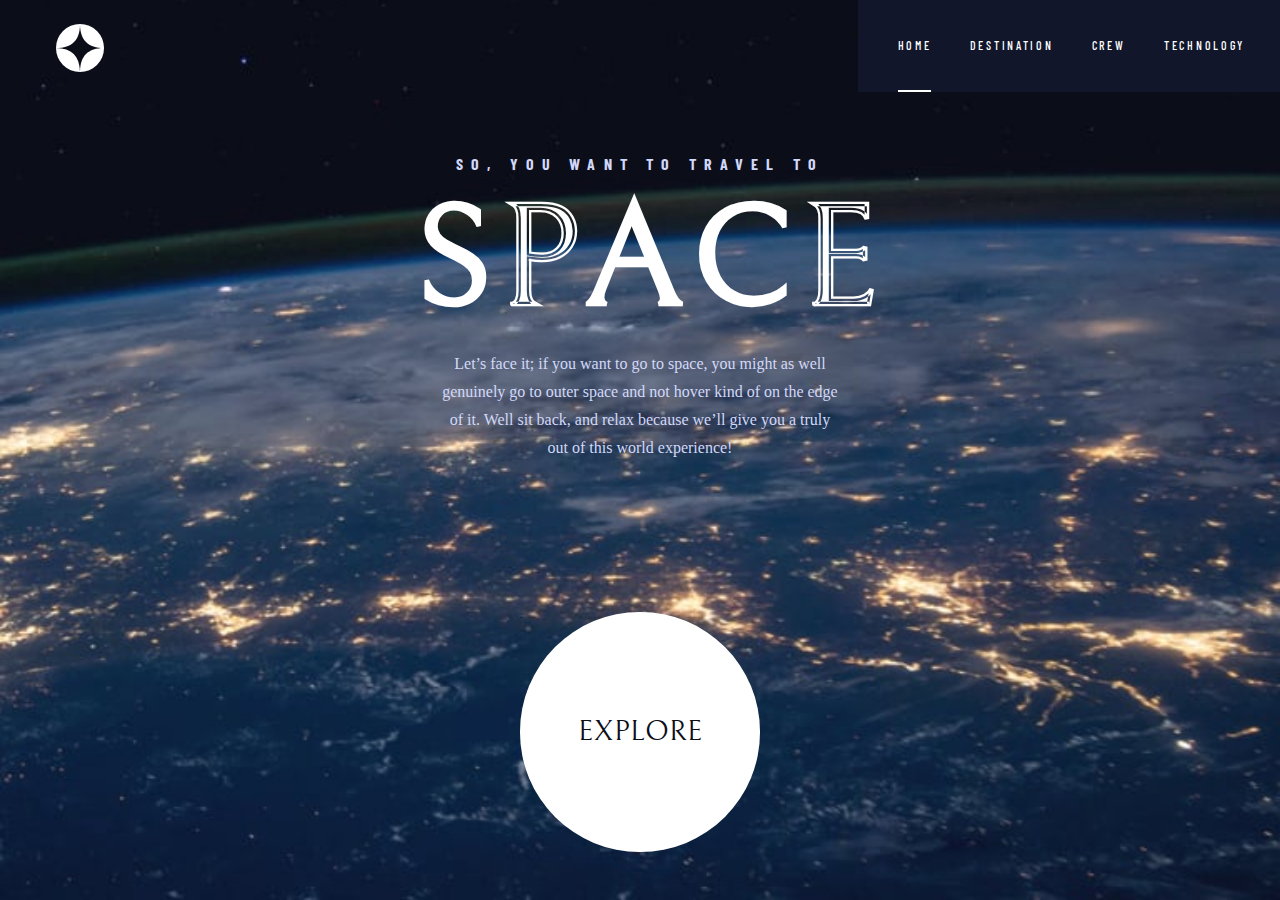
<file: index.html>
<!DOCTYPE html>
<html lang="en">
<head>
  <meta charset="UTF-8">
  <meta name="viewport" content="width=device-width, initial-scale=1.0">
  <link rel="icon" type="image/png" sizes="32x32" href="./assets/favicon-32x32.png">
  <link rel="preconnect" href="https://fonts.googleapis.com">
  <link rel="preconnect" href="https://fonts.gstatic.com" crossorigin>
  <link href="https://fonts.googleapis.com/css2?family=Bellefair&display=swap" rel="stylesheet">
  <link href="https://fonts.googleapis.com/css2?family=Barlow+Condensed:ital,wght@0,200;0,300;0,400;0,500;0,600;1,400;1,500&family=Barlow:ital,wght@0,400;0,700;1,300;1,400;1,600&display=swap" rel="stylesheet">
  <link rel="preload" href="CSS/style.css" as="style">
  <link rel="preload" href="JS/main.js" as="script">
  <link rel="stylesheet" href="CSS/style.css">
  <title>Frontend Mentor | Space tourism website</title>
  <script src="JS/main.js" defer></script>
</head>

<body id="home">
  <header class="primary_header">
    <div>
      <img class="logo" src="./assets/shared/logo.svg" alt="logo">
    </div>
    <button class="mobile-nav-toggle" aria-controls="primary_nav"><span class="sr-only" aria-expanded="false" role="button">Menu</span></button>
    <nav>
      <ul id="primary_nav" data-visible="false" class="primary_nav underline_indicator">
        <li class="active"><a href="index.html"><span aria-hidden="true">00</span>Home</a></li>
        <li><a href="destination-moon.html"><span aria-hidden="false">01</span>Destination</a></li>
        <li><a href="crew-commander.html"><span aria-hidden="false">02</span>Crew</a></li>
        <li><a href="technology-vehicle.html"><span aria-hidden="false">03</span>Technology</a></li>
      </ul>
    </nav>
  </header>

  <main class="main_container main_home">
    <div>
      <h1>So, you want to travel to <span>Space</span></h1>
      <p>Let’s face it; if you want to go to space, you might as well genuinely go to outer space and not hover kind of on the edge of it. Well sit back, and relax because we’ll give you a truly out of this world experience!</p>
    </div>
    <div>
      <a href="destination-moon.html" class="large-button">Explore</a>
    </div>
  </main>
</body>
</html>
</file>
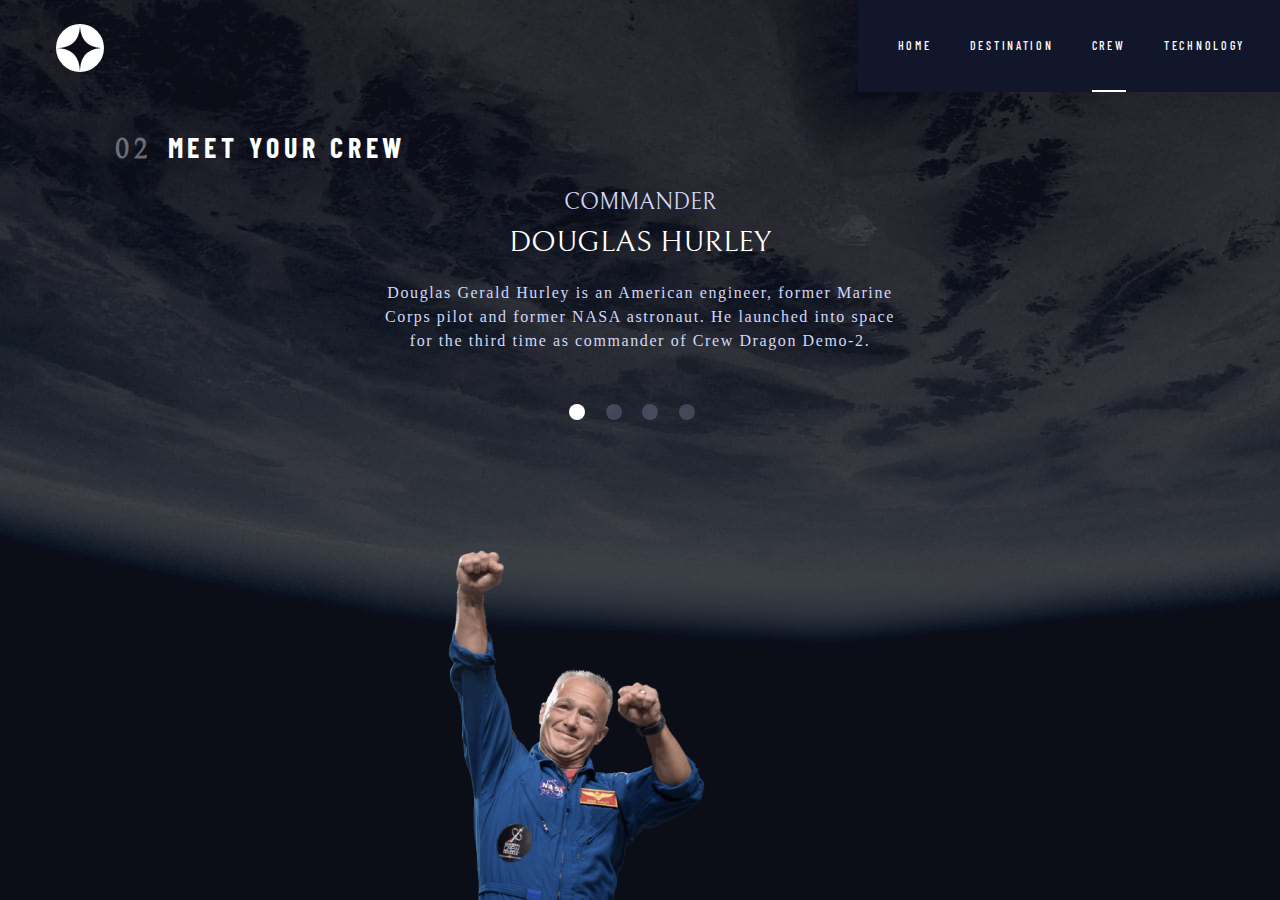
<file: crew-commander.html>
<!DOCTYPE html>
<html lang="en">
<head>
  <meta charset="UTF-8">
  <meta name="viewport" content="width=device-width, initial-scale=1.0">
  <link rel="icon" type="image/png" sizes="32x32" href="./assets/favicon-32x32.png">
  <link rel="preconnect" href="https://fonts.googleapis.com">
  <link rel="preconnect" href="https://fonts.gstatic.com" crossorigin>
  <link href="https://fonts.googleapis.com/css2?family=Bellefair&display=swap" rel="stylesheet">
  <link href="https://fonts.googleapis.com/css2?family=Barlow+Condensed:ital,wght@0,200;0,300;0,400;0,500;0,600;1,400;1,500&family=Barlow:ital,wght@0,400;0,700;1,300;1,400;1,600&display=swap" rel="stylesheet">
  <link rel="preload" href="CSS/style.css" as="style">
  <link rel="preload" href="JS/main.js" as="script">
  <link rel="stylesheet" href="CSS/style.css">
  <title>Frontend Mentor | Space tourism website</title>
  <script src="JS/main.js" defer></script>
</head>
<body id="Crew">

  <header class="primary_header">
    <div>
      <img class="logo" src="../assets/shared/logo.svg" alt="logo">
    </div>
    <button class="mobile-nav-toggle" aria-controls="primary_nav"><span class="sr-only" aria-expanded="false" role="button">Menu</span></button>
    <nav>
      <ul id="primary_nav" data-visible="false" class="primary_nav underline_indicator">
        <li><a href="index.html"><span aria-hidden="true">00</span>Home</a></li>
        <li><a href="destination-moon.html"><span aria-hidden="false">01</span>Destination</a></li>
        <li class="active"><a href="crew-commander.html"><span aria-hidden="false">02</span>Crew</a></li>
        <li><a href="technology-vehicle.html"><span aria-hidden="false">03</span>Technology</a></li>
      </ul>
    </nav>
  </header>

  <main class="crew_container">
    <div class="heading_crew"><h3 class="head_crew"><span>02</span>Meet your crew</h3></div>
    <div class="crew_main_container">
      <div class="crew_left">
        <article class="crew_left_info">
          <h1>Commander<Span>Douglas Hurley</Span></h1>
          <p>Douglas Gerald Hurley is an American engineer, former Marine Corps pilot and former NASA astronaut. He launched into space for the third time as commander of Crew Dragon Demo-2.</p>
        </article>

        <div class="crew_buttons">
          <button class="active" onclick="window.location.href = 'crew-commander.html';"></button> 
          <button  onclick="window.location.href = 'crew-specialist.html';"></button> 
          <button onclick="window.location.href = 'crew-pilot.html';"></button> 
          <button onclick="window.location.href = 'crew-engineer.html';"></button> 
        </div>
      </div>

      <div class="crew_image">
        <img src="./assets/crew/image-douglas-hurley.png" alt="douglas-hurley" class="crew_img">
      </div>
    </div>

    </div>

  </main>
</body>
</html>
</file>
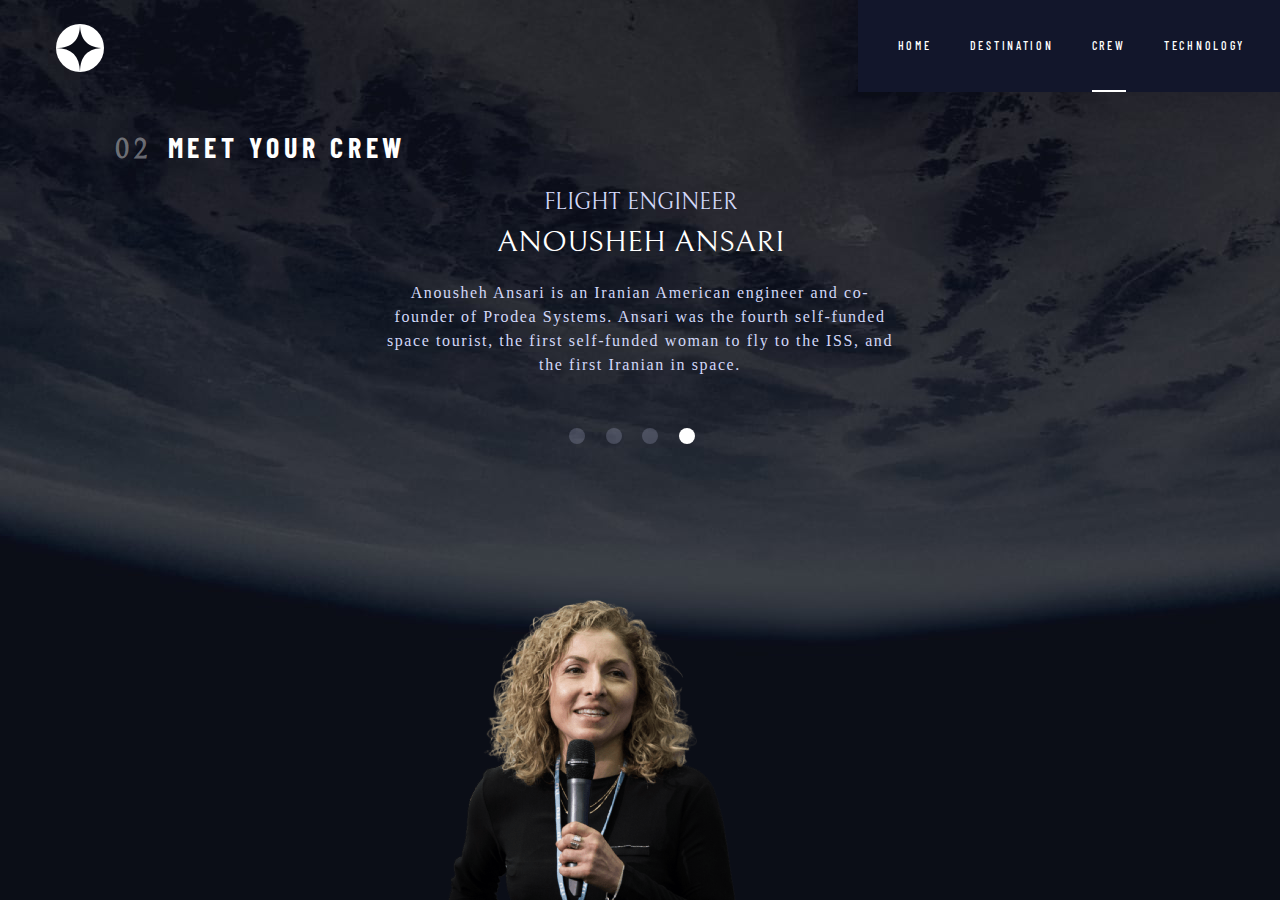
<file: crew-engineer.html>
<!DOCTYPE html>
<html lang="en">
<head>
  <meta charset="UTF-8">
  <meta name="viewport" content="width=device-width, initial-scale=1.0">
  <link rel="icon" type="image/png" sizes="32x32" href="./assets/favicon-32x32.png">
  <link rel="preconnect" href="https://fonts.googleapis.com">
  <link rel="preconnect" href="https://fonts.gstatic.com" crossorigin>
  <link href="https://fonts.googleapis.com/css2?family=Bellefair&display=swap" rel="stylesheet">
  <link href="https://fonts.googleapis.com/css2?family=Barlow+Condensed:ital,wght@0,200;0,300;0,400;0,500;0,600;1,400;1,500&family=Barlow:ital,wght@0,400;0,700;1,300;1,400;1,600&display=swap" rel="stylesheet">
  <link rel="preload" href="CSS/style.css" as="style">
  <link rel="preload" href="JS/main.js" as="script">
  <link rel="stylesheet" href="CSS/style.css">
  <title>Frontend Mentor | Space tourism website</title>
  <script src="JS/main.js" defer></script>
</head>
<body id="Crew">

  <header class="primary_header">
    <div>
      <img class="logo" src="./assets/shared/logo.svg" alt="logo">
    </div>
    <button class="mobile-nav-toggle" aria-controls="primary_nav"><span class="sr-only" aria-expanded="false" role="button">Menu</span></button>
    <nav>
      <ul id="primary_nav" data-visible="false" class="primary_nav underline_indicator">
        <li><a href="index.html"><span aria-hidden="true">00</span>Home</a></li>
        <li><a href="destination-moon.html"><span aria-hidden="false">01</span>Destination</a></li>
        <li class="active"><a href="crew-commander.html"><span aria-hidden="false">02</span>Crew</a></li>
        <li><a href="technology-vehicle.html"><span aria-hidden="false">03</span>Technology</a></li>
      </ul>
    </nav>
  </header>

  <main class="crew_container">
    <div class="heading_crew"><h3 class="head_crew"><span>02</span>Meet your crew</h3></div>
    <div class="crew_main_container">
      <div class="crew_left">
        <article class="crew_left_info">
          <h1>Flight Engineer<Span>Anousheh Ansari</Span></h1>
          <p>Anousheh Ansari is an Iranian American engineer and co-founder of Prodea Systems. Ansari was the fourth self-funded space tourist, the first self-funded woman to fly to the ISS, and the first Iranian in space. </p>
        </article>

        <div class="crew_buttons">
          <button onclick="window.location.href = 'crew-commander.html';"></button> 
          <button onclick="window.location.href = 'crew-specialist.html';"></button> 
          <button onclick="window.location.href = 'crew-pilot.html';"></button> 
          <button class="active" onclick="window.location.href = 'crew-engineer.html';"></button> 
        </div>
      </div>

      <div class="crew_image">
        <img src="./assets/crew/image-anousheh-ansari.png" alt="Anousheh Ansari" class="crew_img">
      </div>
    </div>

    </div>

  </main>
</body>
</html>
</file>
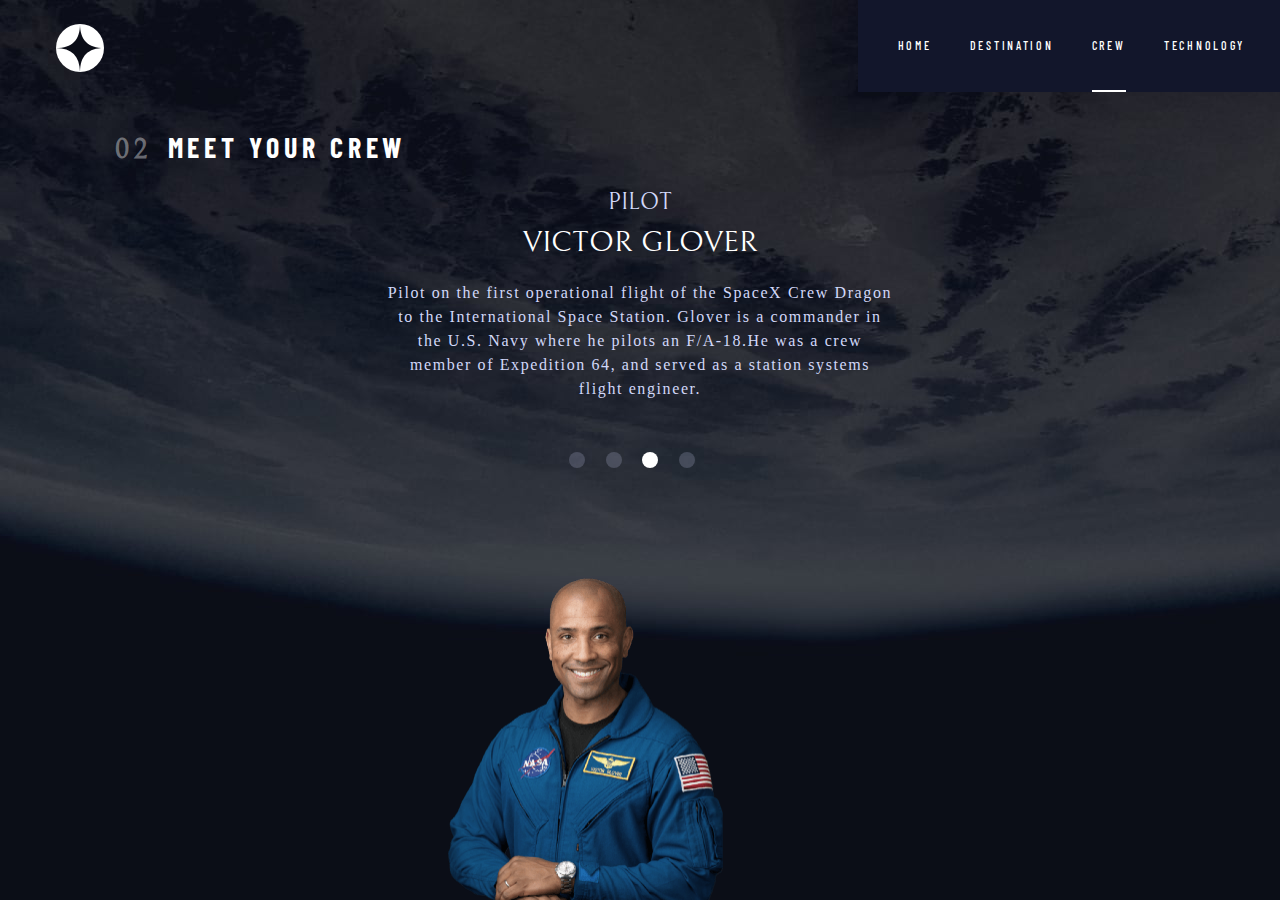
<file: crew-pilot.html>
<!DOCTYPE html>
<html lang="en">
<head>
  <meta charset="UTF-8">
  <meta name="viewport" content="width=device-width, initial-scale=1.0">
  <link rel="icon" type="image/png" sizes="32x32" href="./assets/favicon-32x32.png">
  <link rel="preconnect" href="https://fonts.googleapis.com">
  <link rel="preconnect" href="https://fonts.gstatic.com" crossorigin>
  <link href="https://fonts.googleapis.com/css2?family=Bellefair&display=swap" rel="stylesheet">
  <link href="https://fonts.googleapis.com/css2?family=Barlow+Condensed:ital,wght@0,200;0,300;0,400;0,500;0,600;1,400;1,500&family=Barlow:ital,wght@0,400;0,700;1,300;1,400;1,600&display=swap" rel="stylesheet">
  <link rel="preload" href="CSS/style.css" as="style">
  <link rel="preload" href="JS/main.js" as="script">
  <link rel="stylesheet" href="CSS/style.css">
  <title>Frontend Mentor | Space tourism website</title>
  <script src="JS/main.js" defer></script>
</head>
<body id="Crew">

  <header class="primary_header">
    <div>
      <img class="logo" src="./assets/shared/logo.svg" alt="logo">
    </div>
    <button class="mobile-nav-toggle" aria-controls="primary_nav"><span class="sr-only" aria-expanded="false" role="button">Menu</span></button>
    <nav>
      <ul id="primary_nav" data-visible="false" class="primary_nav underline_indicator">
        <li><a href="index.html"><span aria-hidden="true">00</span>Home</a></li>
        <li><a href="destination-moon.html"><span aria-hidden="false">01</span>Destination</a></li>
        <li class="active"><a href="crew-commander.html"><span aria-hidden="false">02</span>Crew</a></li>
        <li><a href="technology-vehicle.html"><span aria-hidden="false">03</span>Technology</a></li>
      </ul>
    </nav>
  </header>

  <main class="crew_container">
    <div class="heading_crew"><h3 class="head_crew"><span>02</span>Meet your crew</h3></div>
    <div class="crew_main_container">
      <div class="crew_left">
        <article class="crew_left_info">
          <h1>Pilot<Span>Victor Glover</Span></h1>
          <p>Pilot on the first operational flight of the SpaceX Crew Dragon to the International Space Station. Glover is a commander in the U.S. Navy where he pilots an F/A-18.He was a crew member of Expedition 64, and served as a station systems flight engineer.  </p>
        </article>

        <div class="crew_buttons">
          <button onclick="window.location.href = 'crew-commander.html';"></button> 
          <button onclick="window.location.href = 'crew-specialist.html';"></button> 
          <button class="active" onclick="window.location.href = 'crew-pilot.html';"></button> 
          <button onclick="window.location.href = 'crew-engineer.html';"></button> 
        </div>
      </div>

      <div class="crew_image">
        <img src="./assets/crew/image-victor-glover.png" alt="victor-glover" class="crew_img">
      </div>
    </div>

    </div>

  </main>
</body>
</html>
</file>
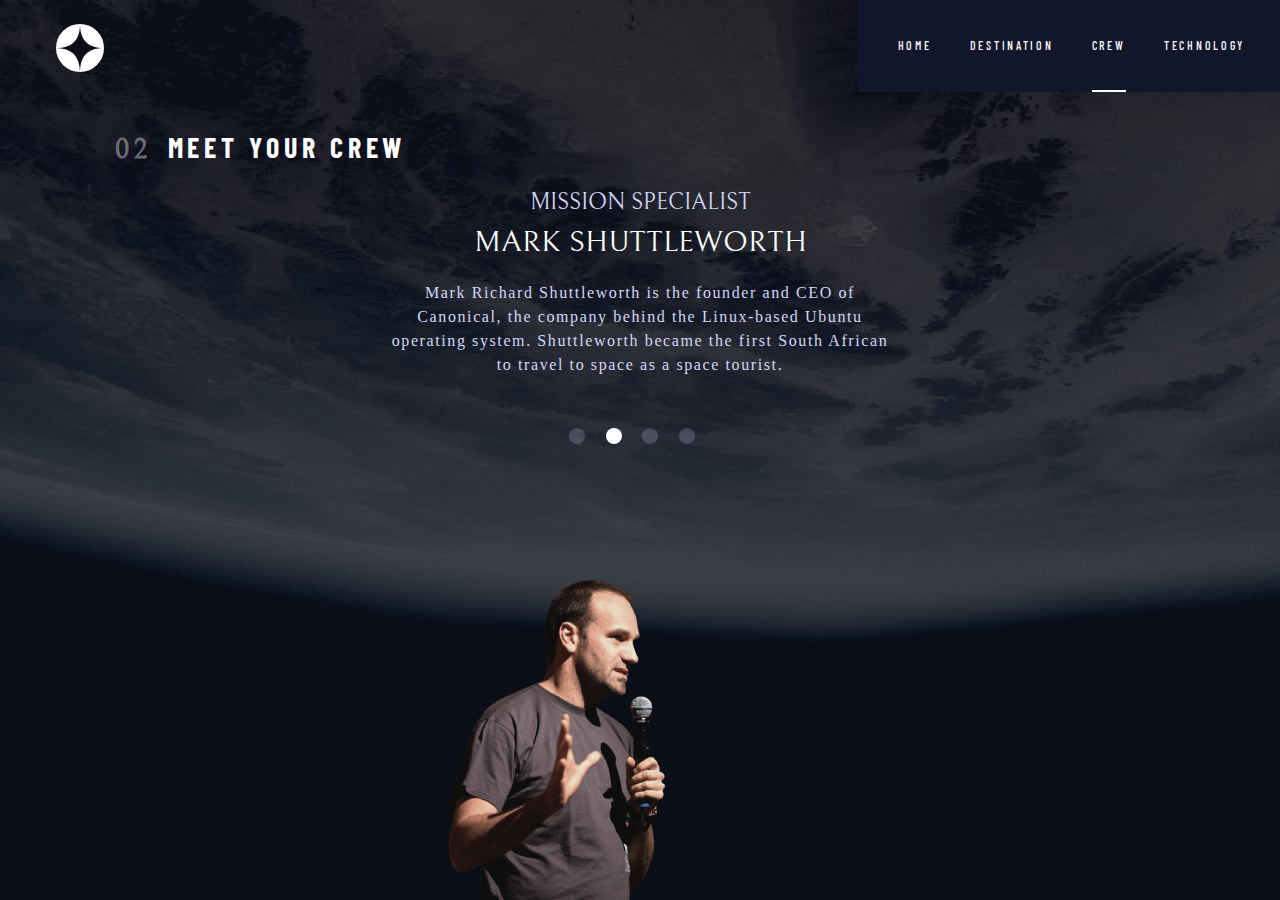
<file: crew-specialist.html>
<!DOCTYPE html>
<html lang="en">
<head>
  <meta charset="UTF-8">
  <meta name="viewport" content="width=device-width, initial-scale=1.0">
  <link rel="icon" type="image/png" sizes="32x32" href="./assets/favicon-32x32.png">
  <link rel="preconnect" href="https://fonts.googleapis.com">
  <link rel="preconnect" href="https://fonts.gstatic.com" crossorigin>
  <link href="https://fonts.googleapis.com/css2?family=Bellefair&display=swap" rel="stylesheet">
  <link href="https://fonts.googleapis.com/css2?family=Barlow+Condensed:ital,wght@0,200;0,300;0,400;0,500;0,600;1,400;1,500&family=Barlow:ital,wght@0,400;0,700;1,300;1,400;1,600&display=swap" rel="stylesheet">
  <link rel="preload" href="CSS/style.css" as="style">
  <link rel="preload" href="JS/main.js" as="script">
  <link rel="stylesheet" href="CSS/style.css">
  <title>Frontend Mentor | Space tourism website</title>
  <script src="JS/main.js" defer></script>
</head>
<body id="Crew">

  <header class="primary_header">
    <div>
      <img class="logo" src="./assets/shared/logo.svg" alt="logo">
    </div>
    <button class="mobile-nav-toggle" aria-controls="primary_nav"><span class="sr-only" aria-expanded="false" role="button">Menu</span></button>
    <nav>
      <ul id="primary_nav" data-visible="false" class="primary_nav underline_indicator">
        <li><a href="index.html"><span aria-hidden="true">00</span>Home</a></li>
        <li><a href="destination-moon.html"><span aria-hidden="false">01</span>Destination</a></li>
        <li class="active"><a href="crew-commander.html"><span aria-hidden="false">02</span>Crew</a></li>
        <li><a href="technology-vehicle.html"><span aria-hidden="false">03</span>Technology</a></li>
      </ul>
    </nav>
  </header>

  <main class="crew_container">
    <div class="heading_crew"><h3 class="head_crew"><span>02</span>Meet your crew</h3></div>
    <div class="crew_main_container">
      <div class="crew_left">
        <article class="crew_left_info">
          <h1>Mission Specialist<Span>Mark Shuttleworth</Span></h1>
          <p>Mark Richard Shuttleworth is the founder and CEO of Canonical, the company behind the Linux-based Ubuntu operating system. Shuttleworth became the first South African to travel to space as a space tourist.</p>
        </article>

        <div class="crew_buttons">
          <button onclick="window.location.href = 'crew-commander.html';"></button> 
          <button  class="active" onclick="window.location.href = 'crew-specialist.html';"></button> 
          <button onclick="window.location.href = 'crew-pilot.html';"></button> 
          <button onclick="window.location.href = 'crew-engineer.html';"></button> 
        </div>
      </div>

      <div class="crew_image">
        <img src="./assets/crew/image-mark-shuttleworth.png" alt="mark-shuttleworth" class="crew_img">
      </div>
    </div>
    </div>
  </main>
</body>
</html>
</file>
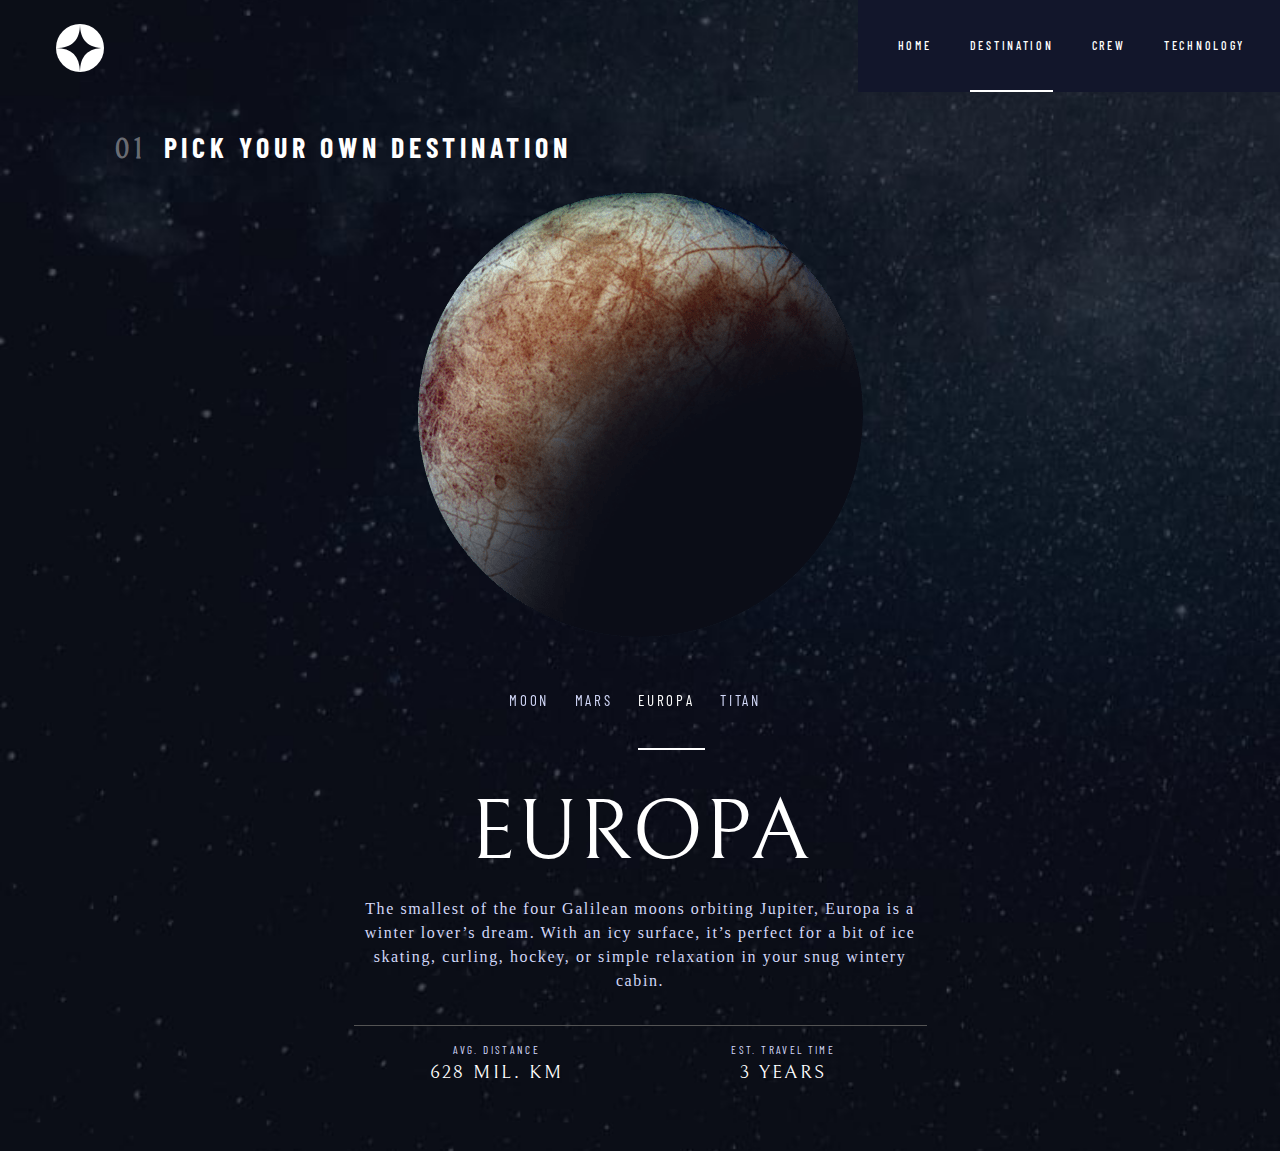
<file: destination-europa.html>
<!DOCTYPE html>
<html lang="en">
<head>
  <meta charset="UTF-8">
  <meta name="viewport" content="width=device-width, initial-scale=1.0">
  <link rel="icon" type="image/png" sizes="32x32" href="./assets/favicon-32x32.png">
  <link rel="preconnect" href="https://fonts.googleapis.com">
  <link rel="preconnect" href="https://fonts.gstatic.com" crossorigin>
  <link href="https://fonts.googleapis.com/css2?family=Bellefair&display=swap" rel="stylesheet">
  <link href="https://fonts.googleapis.com/css2?family=Barlow+Condensed:ital,wght@0,200;0,300;0,400;0,500;0,600;1,400;1,500&family=Barlow:ital,wght@0,400;0,700;1,300;1,400;1,600&display=swap" rel="stylesheet">
  <link rel="preload" href="CSS/style.css" as="style">
  <link rel="preload" href="JS/main.js" as="script">
  <link rel="stylesheet" href="CSS/style.css">
  <title>Frontend Mentor | Space tourism website</title>
  <script src="JS/main.js" defer></script>
</head>
<body id="destination">
  <header class="primary_header">
    <div>
      <img class="logo" src="./assets/shared/logo.svg" alt="logo">
    </div>
    <button class="mobile-nav-toggle" aria-controls="primary_nav"><span class="sr-only" aria-expanded="false" role="button">Menu</span></button>
    <nav>
      <ul id="primary_nav" data-visible="false" class="primary_nav underline_indicator">
        <li><a href="index.html"><span aria-hidden="true">00</span>Home</a></li>
        <li class="active"><a href="destination-moon.html"><span aria-hidden="false">01</span>Destination</a></li>
        <li><a href="crew-commander.html"><span aria-hidden="false">02</span>Crew</a></li>
        <li><a href="technology-vehicle.html"><span aria-hidden="false">03</span>Technology</a></li>
      </ul>
    </nav>
  </header>

  <main class="destination_container">
    <div class="heading_dest"><h3 class="head_dest"><span>01</span>Pick your own destination</h3></div>
    <div class="destination_main_container">
      <div class="dest_image">
        <img src="./assets/destination/image-europa.png" alt="Europa">
      </div>
      <div class="dest_right">
        <nav>
          <ul class="dest_nav underline_indicator">
            <li><a href="destination-moon.html">Moon</a></li>
            <li><a href="destination-mars.html">Mars</a></li>
            <li class="active"><a href="destination-europa.html"   class="activee">Europa</a></li>
            <li><a href="destination-titan.html">Titan</a></li>
          </ul>
        </nav>
        <div class="dest_right_p">
          <p><span>Europa</span>  The smallest of the four Galilean moons orbiting Jupiter, Europa is a winter lover’s dream. With an icy surface, it’s perfect for a bit of ice skating, curling, hockey, or simple relaxation in your snug wintery cabin.</p>
        </div>
        <hr>
        <div class="dest_info">
          <p>avg. distance <span>628 mil. km</span></p>
          <p>Est. travel time <span>3 years</span></p>
        </div>
      </div>
    </div>
    </div>
  </main>
</body>
</html>
</file>
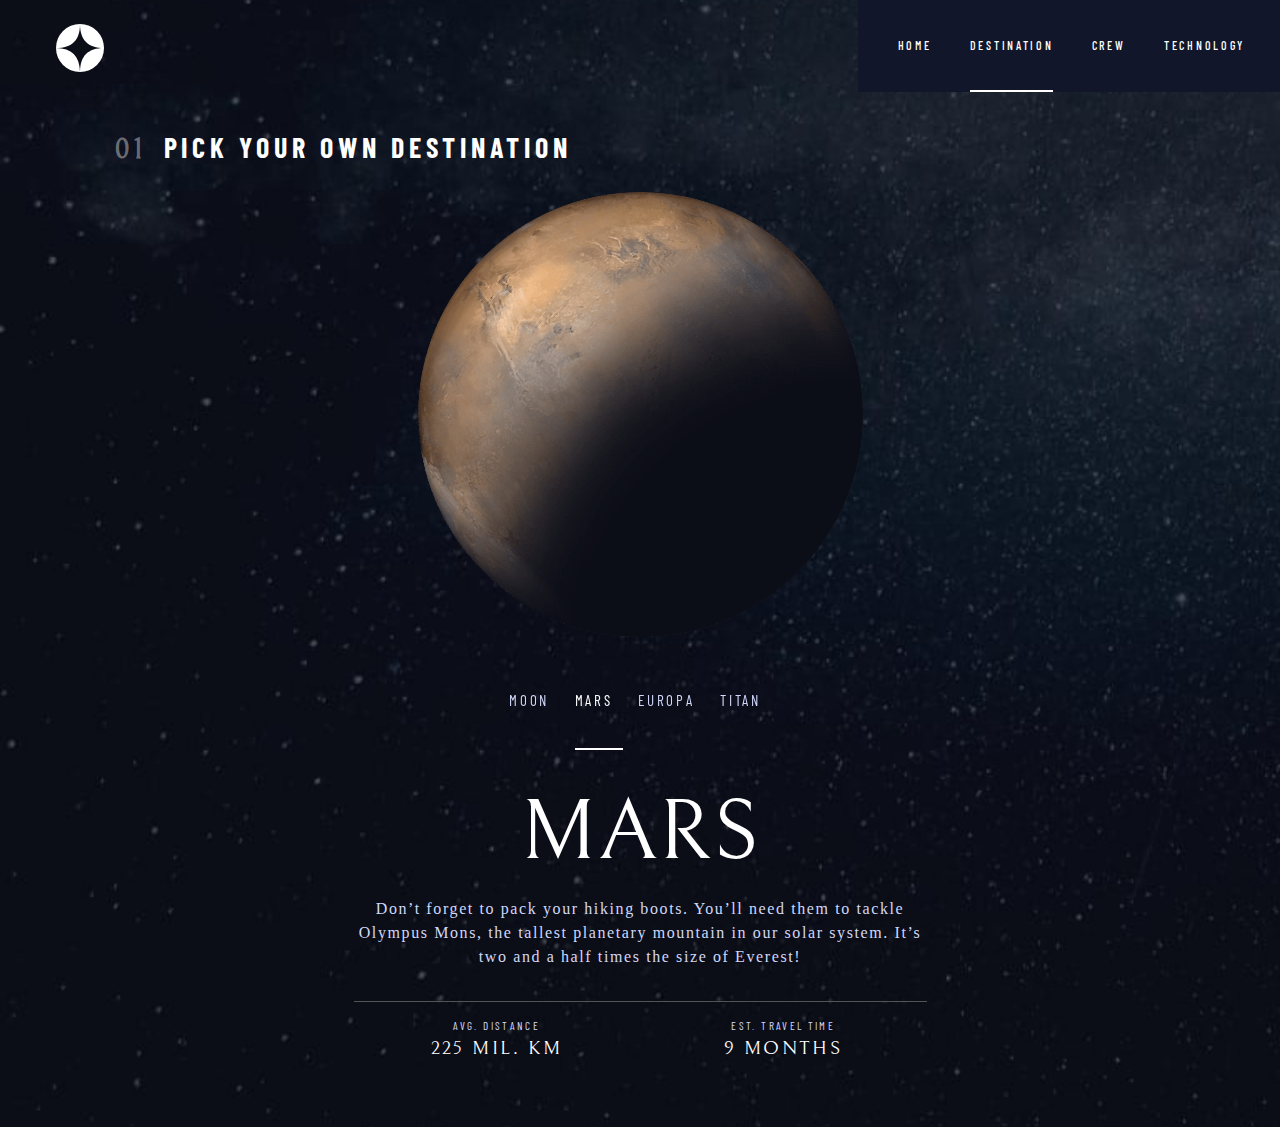
<file: destination-mars.html>
<!DOCTYPE html>
<html lang="en">
<head>
  <meta charset="UTF-8">
  <meta name="viewport" content="width=device-width, initial-scale=1.0">
  <link rel="icon" type="image/png" sizes="32x32" href="./assets/favicon-32x32.png">
  <link rel="preconnect" href="https://fonts.googleapis.com">
  <link rel="preconnect" href="https://fonts.gstatic.com" crossorigin>
  <link href="https://fonts.googleapis.com/css2?family=Bellefair&display=swap" rel="stylesheet">
  <link href="https://fonts.googleapis.com/css2?family=Barlow+Condensed:ital,wght@0,200;0,300;0,400;0,500;0,600;1,400;1,500&family=Barlow:ital,wght@0,400;0,700;1,300;1,400;1,600&display=swap" rel="stylesheet">
  <link rel="preload" href="CSS/style.css" as="style">
  <link rel="preload" href="JS/main.js" as="script">
  <link rel="stylesheet" href="CSS/style.css">
  <title>Frontend Mentor | Space tourism website</title>
  <script src="JS/main.js" defer></script>
</head>
<body id="destination">
  <header class="primary_header">
    <div>
      <img class="logo" src="./assets/shared/logo.svg" alt="logo">
    </div>
    <button class="mobile-nav-toggle" aria-controls="primary_nav"><span class="sr-only" aria-expanded="false" role="button">Menu</span></button>
    <nav>
      <ul id="primary_nav" data-visible="false" class="primary_nav underline_indicator">
        <li><a href="index.html"><span aria-hidden="true">00</span>Home</a></li>
        <li class="active"><a href="destination-moon.html"><span aria-hidden="false">01</span>Destination</a></li>
        <li><a href="crew-commander.html"><span aria-hidden="false">02</span>Crew</a></li>
        <li><a href="technology-vehicle.html"><span aria-hidden="false">03</span>Technology</a></li>
      </ul>
    </nav>
  </header>

  <main class="destination_container">
    <div class="heading_dest"><h3 class="head_dest"><span>01</span>Pick your own destination</h3></div>
    <div class="destination_main_container">
      <div class="dest_image">
        <img src="./assets/destination/image-mars.png" alt="Mars">
      </div>
      <div class="dest_right">
        <nav>
          <ul class="dest_nav underline_indicator">
            <li><a href="destination-moon.html">Moon</a></li>
            <li class="active"><a href="destination-mars.html"  class="activee">Mars</a></li>
            <li><a href="destination-europa.html">Europa</a></li>
            <li><a href="destination-titan.html">Titan</a></li>
          </ul>
        </nav>
        <div class="dest_right_p">
          <p><span>Mars</span>  Don’t forget to pack your hiking boots. You’ll need them to tackle Olympus Mons, the tallest planetary mountain in our solar system. It’s two and a half times the size of Everest!</p>
        </div>
        <hr>
        <div class="dest_info">
          <p>avg. distance <span>225 mil. km</span></p>
          <p>Est. travel time <span>9 months</span></p>
        </div>
      </div>
    </div>
    </div>
  </main>
</body>
</html>
</file>
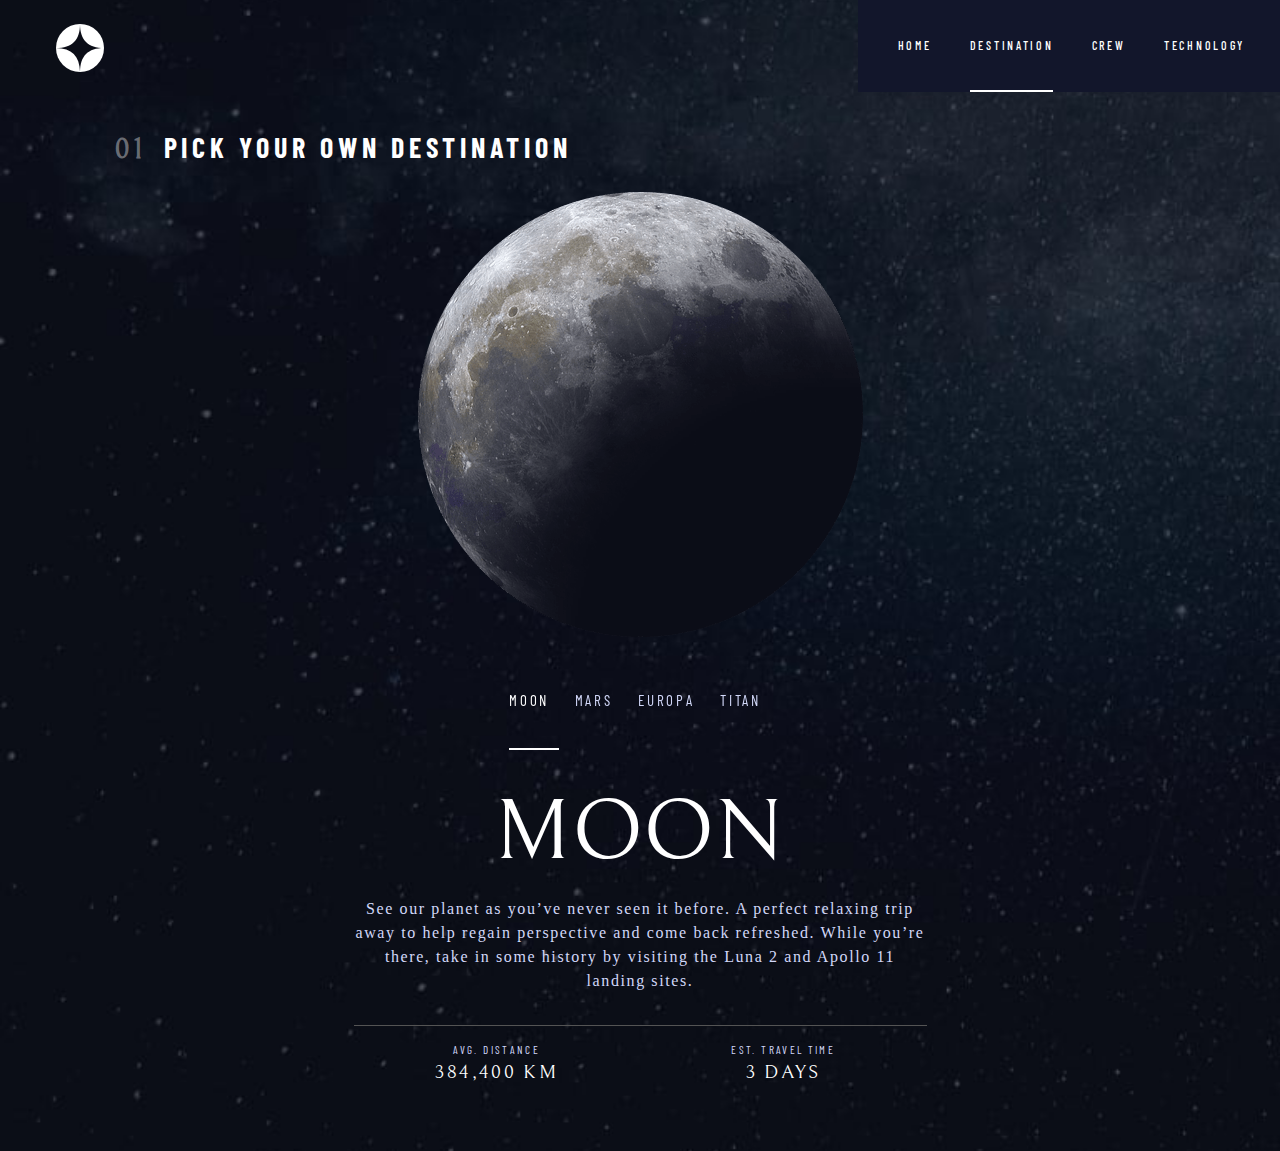
<file: destination-moon.html>
<!DOCTYPE html>
<html lang="en">
<head>
  <meta charset="UTF-8">
  <meta name="viewport" content="width=device-width, initial-scale=1.0">
  <link rel="icon" type="image/png" sizes="32x32" href="./assets/favicon-32x32.png">
  <link rel="preconnect" href="https://fonts.googleapis.com">
  <link rel="preconnect" href="https://fonts.gstatic.com" crossorigin>
  <link href="https://fonts.googleapis.com/css2?family=Bellefair&display=swap" rel="stylesheet">
  <link href="https://fonts.googleapis.com/css2?family=Barlow+Condensed:ital,wght@0,200;0,300;0,400;0,500;0,600;1,400;1,500&family=Barlow:ital,wght@0,400;0,700;1,300;1,400;1,600&display=swap" rel="stylesheet">
  <link rel="preload" href="CSS/style.css" as="style">
  <link rel="preload" href="JS/main.js" as="script">
  <link rel="stylesheet" href="CSS/style.css">
  <title>Frontend Mentor | Space tourism website</title>
  <script src="JS/main.js" defer></script>
</head>
<body id="destination">
  <header class="primary_header">
    <div>
      <img class="logo" src="./assets/shared/logo.svg" alt="logo">
    </div>
    <button class="mobile-nav-toggle" aria-controls="primary_nav"><span class="sr-only" aria-expanded="false" role="button">Menu</span></button>
    <nav>
      <ul id="primary_nav" data-visible="false" class="primary_nav underline_indicator">
        <li><a href="index.html"><span aria-hidden="true">00</span>Home</a></li>
        <li class="active"><a href="destination-moon.html"><span aria-hidden="false">01</span>Destination</a></li>
        <li><a href="crew-commander.html"><span aria-hidden="false">02</span>Crew</a></li>
        <li><a href="technology-vehicle.html"><span aria-hidden="false">03</span>Technology</a></li>
      </ul>
    </nav>
  </header>

  <main class="destination_container">
    <div class="heading_dest"><h3 class="head_dest"><span>01</span>Pick your own destination</h3></div>
    <div class="destination_main_container">
      <div class="dest_image">
        <img src="./assets/destination/image-moon.png" alt="Moon">
      </div>
      <div class="dest_right">
        <nav>
          <ul class="dest_nav underline_indicator">
            <li class="active"><a href="destination-moon.html" class="activee">Moon</a></li>
            <li><a href="destination-mars.html">Mars</a></li>
            <li><a href="destination-europa.html">Europa</a></li>
            <li><a href="destination-titan.html">Titan</a></li>
          </ul>
        </nav>
        <div class="dest_right_p">
          <p><span>Moon</span>See our planet as you’ve never seen it before. A perfect relaxing trip away to help regain perspective and come back refreshed. While you’re there, take in some history by visiting the Luna 2 and Apollo 11 landing sites.</p>
        </div>
        <hr>
        <div class="dest_info">
          <p>avg. distance <span>384,400 km</span></p>
          <p>Est. travel time <span>3 days</span></p>
        </div>
      </div>
    </div>

    </div>

  </main>
</body>
</html>
</file>
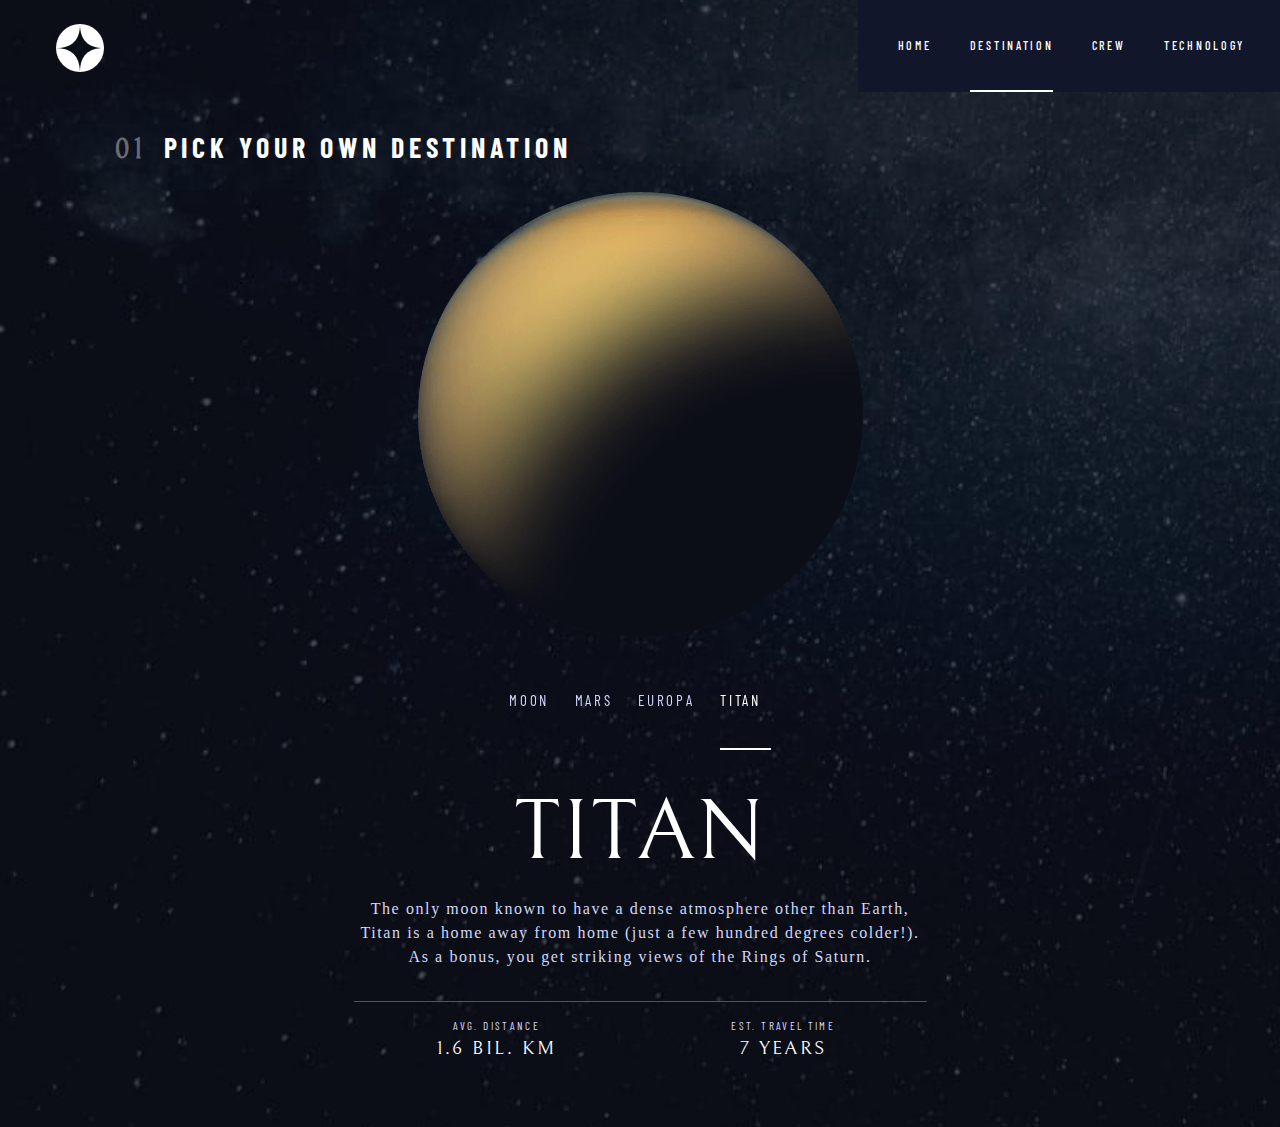
<file: destination-titan.html>
<!DOCTYPE html>
<html lang="en">
<head>
  <meta charset="UTF-8">
  <meta name="viewport" content="width=device-width, initial-scale=1.0">
  <link rel="icon" type="image/png" sizes="32x32" href="./assets/favicon-32x32.png">
  <link rel="preconnect" href="https://fonts.googleapis.com">
  <link rel="preconnect" href="https://fonts.gstatic.com" crossorigin>
  <link href="https://fonts.googleapis.com/css2?family=Bellefair&display=swap" rel="stylesheet">
  <link href="https://fonts.googleapis.com/css2?family=Barlow+Condensed:ital,wght@0,200;0,300;0,400;0,500;0,600;1,400;1,500&family=Barlow:ital,wght@0,400;0,700;1,300;1,400;1,600&display=swap" rel="stylesheet">
  <link rel="preload" href="CSS/style.css" as="style">
  <link rel="preload" href="JS/main.js" as="script">
  <link rel="stylesheet" href="CSS/style.css">
  <title>Frontend Mentor | Space tourism website</title>
  <script src="JS/main.js" defer></script>
</head>
<body id="destination">
  <header class="primary_header">
    <div>
      <img class="logo" src="./assets/shared/logo.svg" alt="logo">
    </div>
    <button class="mobile-nav-toggle" aria-controls="primary_nav"><span class="sr-only" aria-expanded="false" role="button">Menu</span></button>
    <nav>
      <ul id="primary_nav" data-visible="false" class="primary_nav underline_indicator">
        <li><a href="index.html"><span aria-hidden="true">00</span>Home</a></li>
        <li class="active"><a href="destination-moon.html"><span aria-hidden="false">01</span>Destination</a></li>
        <li><a href="crew-commander.html"><span aria-hidden="false">02</span>Crew</a></li>
        <li><a href="technology-vehicle.html"><span aria-hidden="false">03</span>Technology</a></li>
      </ul>
    </nav>
  </header>

  <main class="destination_container">
    <div class="heading_dest"><h3 class="head_dest"><span>01</span>Pick your own destination</h3></div>
    <div class="destination_main_container">
      <div class="dest_image">
        <img src="./assets/destination/image-titan.png" alt="Titan">
      </div>
      <div class="dest_right">
        <nav>
          <ul class="dest_nav underline_indicator">
            <li><a href="destination-moon.html">Moon</a></li>
            <li><a href="destination-mars.html">Mars</a></li>
            <li><a href="destination-europa.html">Europa</a></li>
            <li class="active"><a href="destination-titan.html" class="activee">Titan</a></li>
          </ul>
        </nav>
        <div class="dest_right_p">
          <p><span>Titan</span>  The only moon known to have a dense atmosphere other than Earth, Titan is a home away from home (just a few hundred degrees colder!). As a bonus, you get striking views of the Rings of Saturn.</p>
        </div>
        <hr>
        <div class="dest_info">
          <p>avg. distance <span>1.6 bil. km</span></p>
          <p>Est. travel time <span>7 years</span></p>
        </div>
      </div>
    </div>

    </div>
  </main>
</body>
</html>
</file>
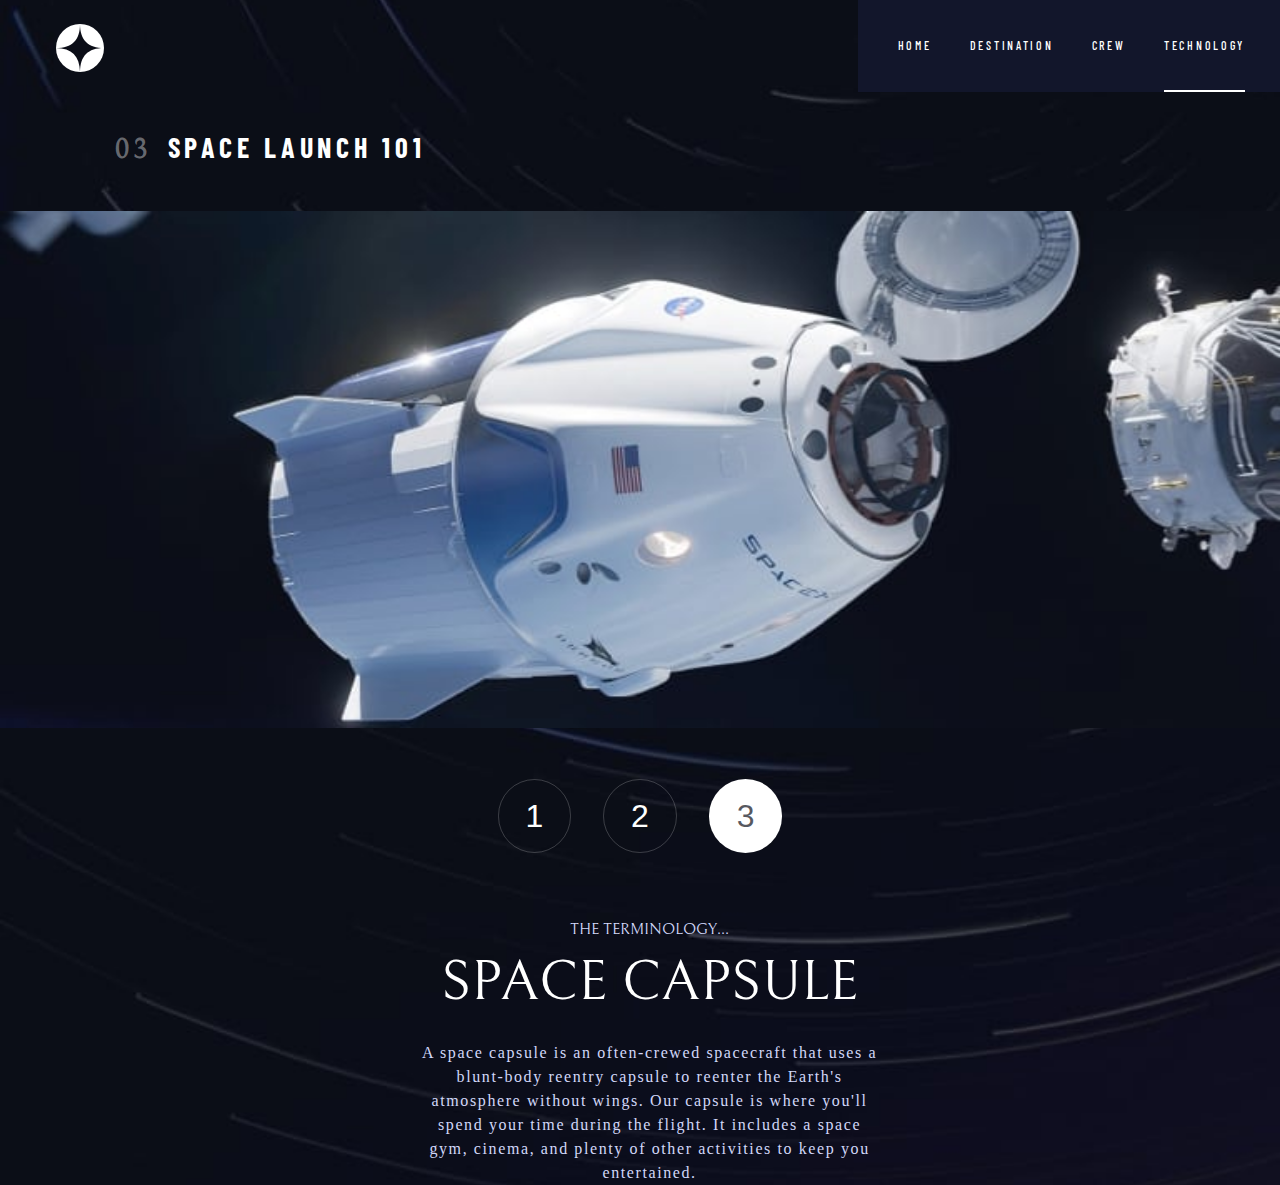
<file: technology-capsule.html>
<!DOCTYPE html>
<html lang="en">
<head>
  <meta charset="UTF-8">
  <meta name="viewport" content="width=device-width, initial-scale=1.0">
  <link rel="icon" type="image/png" sizes="32x32" href="./assets/favicon-32x32.png">
  <link rel="preconnect" href="https://fonts.googleapis.com">
  <link rel="preconnect" href="https://fonts.gstatic.com" crossorigin>
  <link href="https://fonts.googleapis.com/css2?family=Bellefair&display=swap" rel="stylesheet">
  <link href="https://fonts.googleapis.com/css2?family=Barlow+Condensed:ital,wght@0,200;0,300;0,400;0,500;0,600;1,400;1,500&family=Barlow:ital,wght@0,400;0,700;1,300;1,400;1,600&display=swap" rel="stylesheet">
  <link rel="preload" href="CSS/style.css" as="style">
  <link rel="preload" href="JS/main.js" as="script">
  <link rel="stylesheet" href="CSS/style.css">
  <title>Frontend Mentor | Space tourism website</title>
  <script src="JS/main.js" defer></script>
</head>
<body id="Technology">
  <header class="primary_header">
    <div>
      <img class="logo" src="./assets/shared/logo.svg" alt="logo">
    </div>
    <button class="mobile-nav-toggle" aria-controls="primary_nav"><span class="sr-only" aria-expanded="false" role="button">Menu</span></button>
    <nav>
      <ul id="primary_nav" data-visible="false" class="primary_nav underline_indicator">
        <li><a href="index.html"><span aria-hidden="true">00</span>Home</a></li>
        <li><a href="destination-moon.html"><span aria-hidden="false">01</span>Destination</a></li>
        <li><a href="crew-commander.html"><span aria-hidden="false">02</span>Crew</a></li>
        <li class="active"><a href="technology-vehicle.html"><span aria-hidden="false">03</span>Technology</a></li>
      </ul>
    </nav>
  </header>
 
  <main class="tech_main_container">
    <div class="heading_tech"><h3 class="head_tech"><span>03</span>space launch 101</h3></div>
    <div class="tech_container">
      <div class="tech_buttons">
        <button onclick="window.location.href = 'technology-vehicle.html';">1</button> 
        <button onclick="window.location.href = 'technology-spaceport.html';">2</button> 
        <button class="active" onclick="window.location.href = 'technology-capsule.html';">3</button> 
      </div>
  
      <article class="tech_info">
        <h1>The terminology...<Span>Space Capsule</Span></h1>
        <p> A space capsule is an often-crewed spacecraft that uses a blunt-body reentry capsule to reenter the Earth's atmosphere without wings. Our capsule is where you'll spend your time during the flight. It includes a space gym, cinema, and plenty of other activities to keep you entertained.</p>
      </article>
  
      <div class="tech_image" >
        <img src="./assets/technology/image-space-capsule-portrait.jpg" alt="image-space-capsule" class="image_portrait">
        <img src="./assets/technology/image-space-capsule-landscape.jpg" alt="image-space-capsule" class="image_landscape"width="100%">
      </div>
    </div>
  </main>
</body>
</html>
</file>
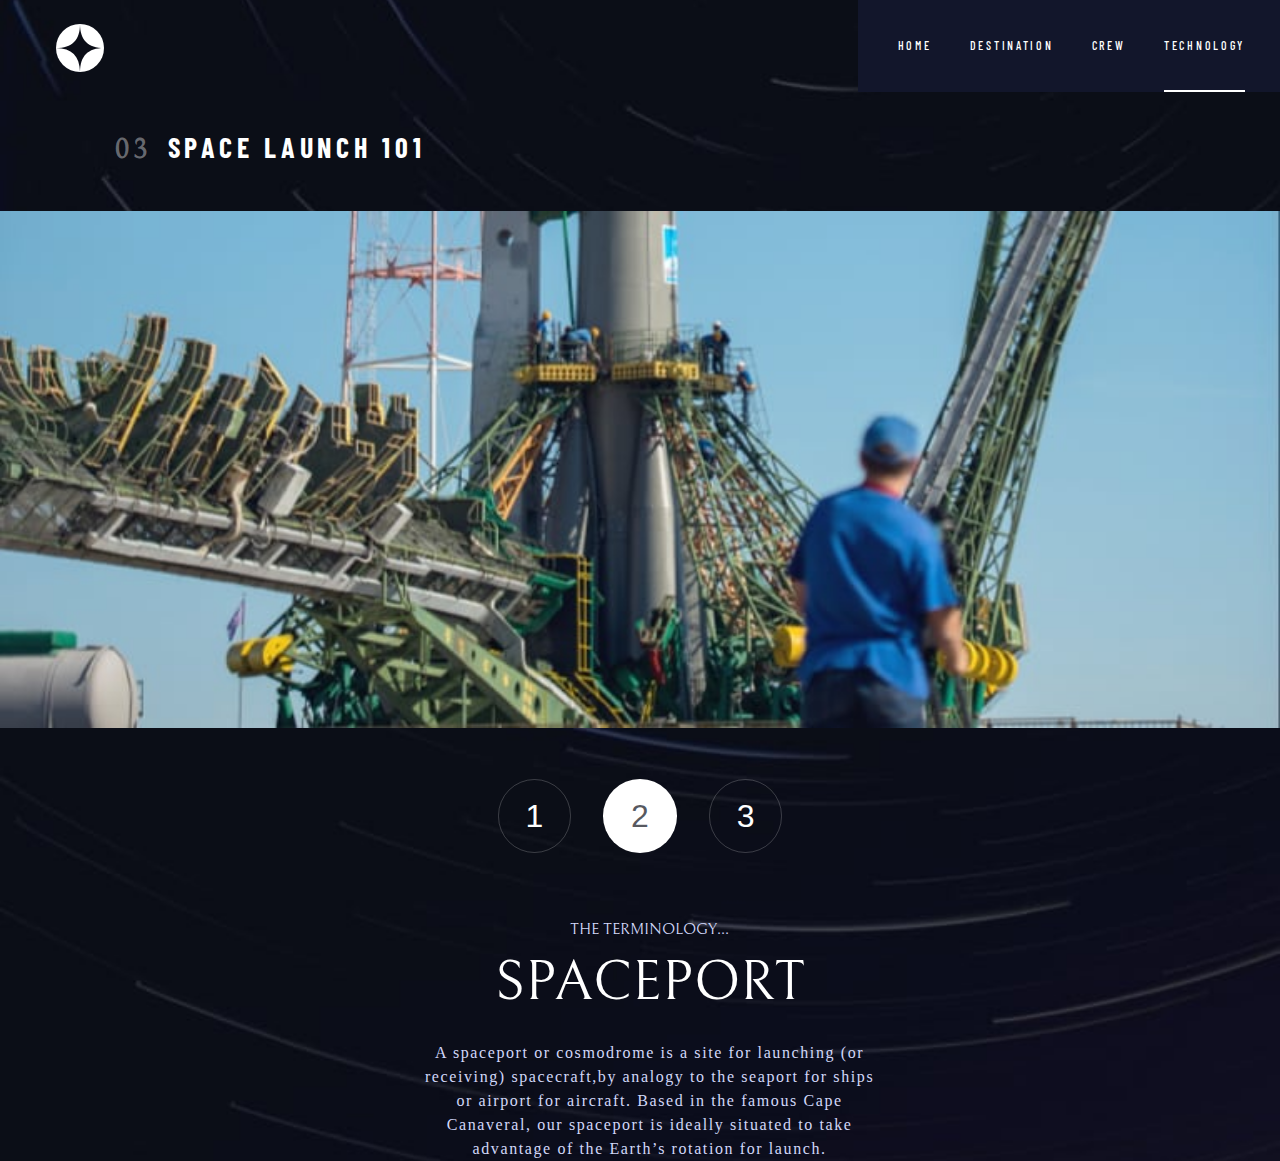
<file: technology-spaceport.html>
<!DOCTYPE html>
<html lang="en">
<head>
  <meta charset="UTF-8">
  <meta name="viewport" content="width=device-width, initial-scale=1.0">
  <link rel="icon" type="image/png" sizes="32x32" href="./assets/favicon-32x32.png">
  <link rel="preconnect" href="https://fonts.googleapis.com">
  <link rel="preconnect" href="https://fonts.gstatic.com" crossorigin>
  <link href="https://fonts.googleapis.com/css2?family=Bellefair&display=swap" rel="stylesheet">
  <link href="https://fonts.googleapis.com/css2?family=Barlow+Condensed:ital,wght@0,200;0,300;0,400;0,500;0,600;1,400;1,500&family=Barlow:ital,wght@0,400;0,700;1,300;1,400;1,600&display=swap" rel="stylesheet">
  <link rel="preload" href="CSS/style.css" as="style">
  <link rel="preload" href="JS/main.js" as="script">
  <link rel="stylesheet" href="CSS/style.css">
  <title>Frontend Mentor | Space tourism website</title>
  <script src="JS/main.js" defer></script>
</head>
<body id="Technology">
  <header class="primary_header">
    <div>
      <img class="logo" src="./assets/shared/logo.svg" alt="logo">
    </div>
    <button class="mobile-nav-toggle" aria-controls="primary_nav"><span class="sr-only" aria-expanded="false" role="button">Menu</span></button>
    <nav>
      <ul id="primary_nav" data-visible="false" class="primary_nav underline_indicator">
        <li><a href="index.html"><span aria-hidden="true">00</span>Home</a></li>
        <li><a href="destination-moon.html"><span aria-hidden="false">01</span>Destination</a></li>
        <li><a href="crew-commander.html"><span aria-hidden="false">02</span>Crew</a></li>
        <li class="active"><a href="technology-vehicle.html"><span aria-hidden="false">03</span>Technology</a></li>
      </ul>
    </nav>
  </header>

 
  <main class="tech_main_container">
    <div class="heading_tech"><h3 class="head_tech"><span>03</span>space launch 101</h3></div>
    <div class="tech_container">
      <div class="tech_buttons">
        <button onclick="window.location.href = 'technology-vehicle.html';">1</button> 
        <button class="active" onclick="window.location.href = 'technology-spaceport.html';">2</button> 
        <button onclick="window.location.href = 'technology-capsule.html';">3</button> 
      </div>

      <article class="tech_info">
        <h1>The terminology...<Span>Spaceport</Span></h1>
        <p> A spaceport or cosmodrome is a site for launching (or receiving) spacecraft,by analogy to the seaport for ships or airport for aircraft. Based in the famous Cape Canaveral, our spaceport is ideally situated to take advantage of the Earth’s rotation for launch.</p>
      </article>
  
      <div class="tech_image" >
        <img src="./assets/technology/image-spaceport-portrait.jpg" alt="image-spaceport" class="image_portrait">
        <img src="./assets/technology/image-spaceport-landscape.jpg" alt="image-spaceport" class="image_landscape"width="100%">
      </div>
    </div>
  </main>

</body>
</html>
</file>
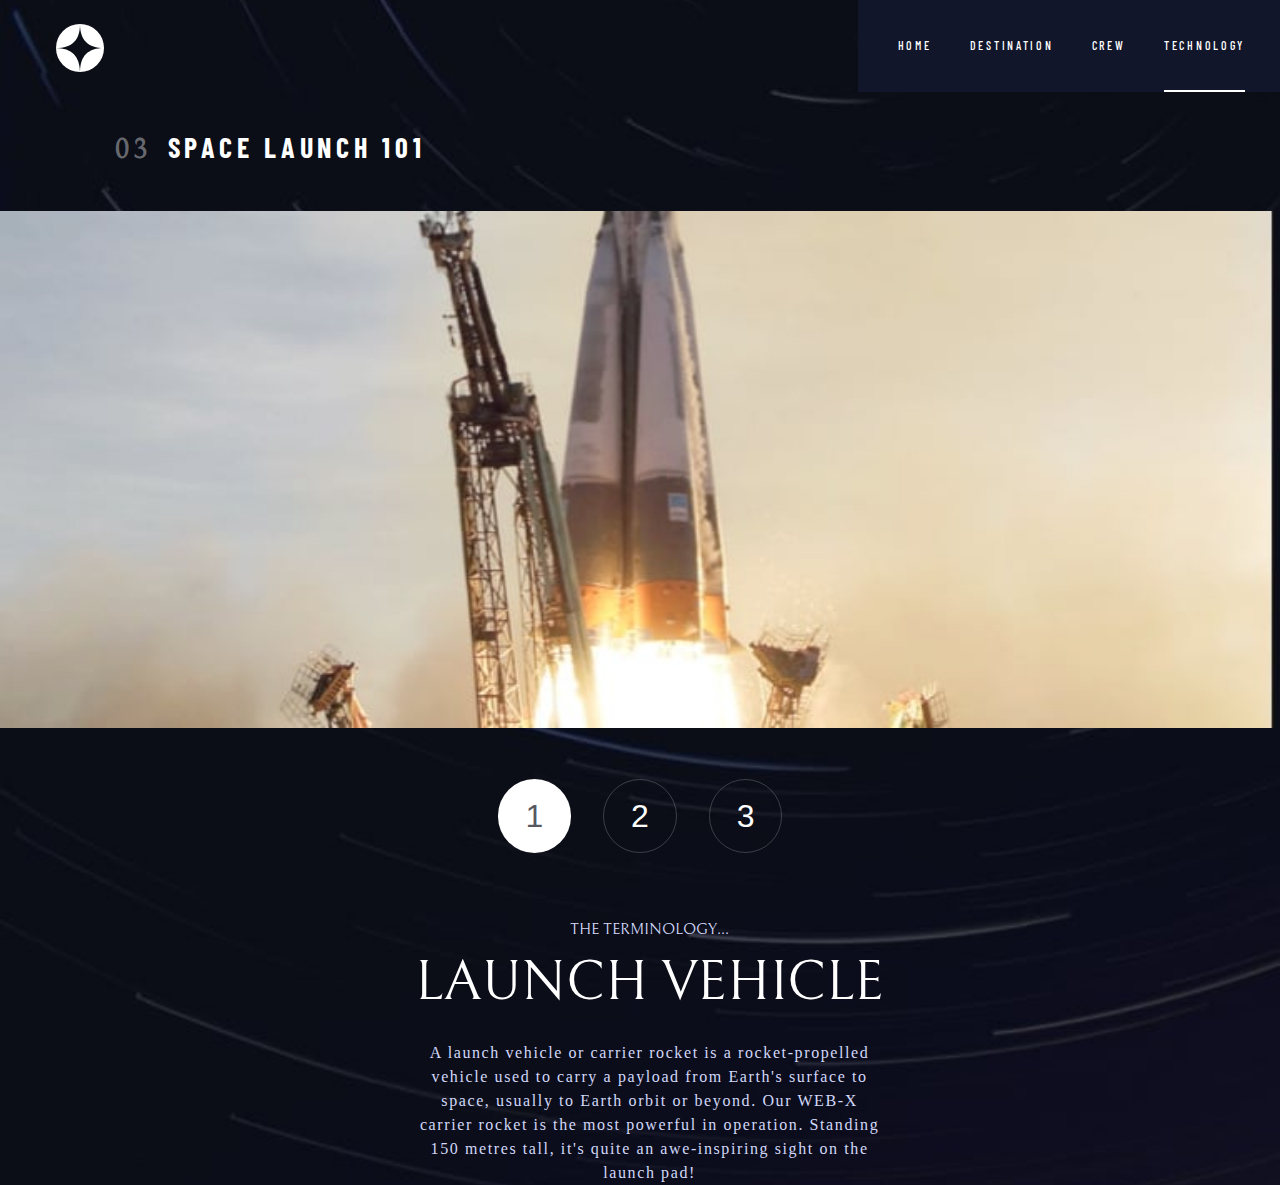
<file: technology-vehicle.html>
<!DOCTYPE html>
<html lang="en">
<head>
  <meta charset="UTF-8">
  <meta name="viewport" content="width=device-width, initial-scale=1.0">
  <link rel="icon" type="image/png" sizes="32x32" href="./assets/favicon-32x32.png">
  <link rel="preconnect" href="https://fonts.googleapis.com">
  <link rel="preconnect" href="https://fonts.gstatic.com" crossorigin>
  <link href="https://fonts.googleapis.com/css2?family=Bellefair&display=swap" rel="stylesheet">
  <link href="https://fonts.googleapis.com/css2?family=Barlow+Condensed:ital,wght@0,200;0,300;0,400;0,500;0,600;1,400;1,500&family=Barlow:ital,wght@0,400;0,700;1,300;1,400;1,600&display=swap" rel="stylesheet">
  <link rel="preload" href="CSS/style.css" as="style">
  <link rel="preload" href="JS/main.js" as="script">
  <link rel="stylesheet" href="CSS/style.css">
  <title>Frontend Mentor | Space tourism website</title>
  <script src="JS/main.js" defer></script>
</head>
<body id="Technology">

  <header class="primary_header">
    <div>
      <img class="logo" src="./assets/shared/logo.svg" alt="logo">
    </div>
    <button class="mobile-nav-toggle" aria-controls="primary_nav"><span class="sr-only" aria-expanded="false" role="button">Menu</span></button>
    <nav>
      <ul id="primary_nav" data-visible="false" class="primary_nav underline_indicator">
        <li><a href="index.html"><span aria-hidden="true">00</span>Home</a></li>
        <li><a href="destination-moon.html"><span aria-hidden="false">01</span>Destination</a></li>
        <li><a href="crew-commander.html"><span aria-hidden="false">02</span>Crew</a></li>
        <li class="active"><a href="technology-vehicle.html"><span aria-hidden="false">03</span>Technology</a></li>
      </ul>
    </nav>
  </header>

 
  <main class="tech_main_container">
    <div class="heading_tech"><h3 class="head_tech"><span>03</span>space launch 101</h3></div>
    <div class="tech_container">
      <div class="tech_buttons">
        <button class="active" onclick="window.location.href = 'technology-vehicle.html';">1</button> 
        <button  onclick="window.location.href = 'technology-spaceport.html';">2</button> 
        <button onclick="window.location.href = 'technology-capsule.html';">3</button> 
      </div>
  
      <article class="tech_info">
        <h1>The terminology...<Span>Launch vehicle</Span></h1>
        <p>A launch vehicle or carrier rocket is a rocket-propelled vehicle used to carry a payload from Earth's surface to space, usually to Earth orbit or beyond. Our WEB-X carrier rocket is the most powerful in operation. Standing 150 metres tall, it's quite an awe-inspiring sight on the launch pad!</p>
      </article>
  
      <div class="tech_image" >
        <img src="./assets/technology/image-launch-vehicle-portrait.jpg" alt="launch-vehicle" class="image_portrait">
        <img src="./assets/technology/image-launch-vehicle-landscape.jpg" alt="launch-vehicle" class="image_landscape"width="100%">
      </div>
    </div>
  </main>
</body>
</html>
</file>
<file: CSS/style.css>
/* Reseting */
*,
*::before,
*::after {
  box-sizing: border-box;
  margin: 0;
  padding: 0;
}

/* Root styling */
:root {
  /* fonts*/
  --space-ff: "Bellefair" , serif;
  --travel-ff: "Barlow Condensed", sans-serif;
  --normal-ff: "Barlow, serif";

  /* colors */
  --dark-clr: hsl(230, 35%, 7%);
  --dark-clrr: 230 35% 7%;
  --milk-clr: hsl(231, 77%, 90%);
  --white-clr: hsl(0, 0%, 100%);
  --white-clrr: 0 0% 100%;
  --dark-clrrr: hsl(230, 40%, 12%);
}

/* BODY SYTLE */
body {
  font-family: var(--normal-ff);
  font-size: 1.125rem;
  background-color: var(--dark-clr);
  background-position: bottom center;
  color: var(--white-clr);
  line-height: 1.5; /* default line-height is 1.4 */
  min-height: 100vh;
  display: grid;
  grid-template-rows: min-content 1fr;
  overflow-x: hidden;
  -webkit-tap-highlight-color: transparent;
}

/* screen reader only */
.sr-only {
  position: absolute;
  width: 1px;
  height: 1px;
  padding: 0;
  margin: -1px;
  overflow: hidden;
  clip: rect(0, 0, 0, 0);
  white-space: nowrap; /* added line */
  border: 0;
}


/* HOME STYLING */
#home {
  background: url("../assets/home/background-home-desktop.jpg") no-repeat center center/cover;
}

.primary_header {
  display: flex;
  gap: 1rem;
  justify-content: center;
  align-items: center;
  position: relative;
  top: 40px;
}

.primary_header::after {
  content: '';
  display: block;
  position: relative;
  height: 1px;
  background: hsl(var(--white-clrr)/0.25);
  width: 110%;
  order: 1;
  margin-left: -3rem;
}

.logo { 
  margin: 1.5rem clamp(1.5rem, 5vw, 3.5rem);
  position: relative;
  left: 0;
}

/* the toggle button for the mobile sreeen */
.mobile-nav-toggle {
  display: none;
}

nav {
  order: 2;
}

.primary_nav, 
.dest_nav {
  gap: clamp(1.5rem, 3vw, 3.5rem);
  list-style-type: none;
  margin: 0;
  /* background: hsl(var(--dark-clrr)/0.5); */
  background: hsla(0, 0%, 100%, 0.04);
  background-blend-mode: normal;
  backdrop-filter: blur(35px);
  --underline-gap: 2em;
  --margin-block: 2rem;
  display: flex;
  justify-content: center;
  align-items: center;
  text-align: center;
  padding: 0 130px 0 60px;
  width: 100%;
}

.primary_nav a, 
.dest_nav a {
  text-decoration: none;
  color: var(--white-clr);
  text-transform: uppercase;
  letter-spacing: 2.7px;
  font-family: var(--travel-ff);
  margin: auto;
  padding: 0 10px;
  font-size: 15px;
  display: flex;
  align-items: center;
  text-align: center;
  min-width: 0;
}

.primary_nav a > span {
  margin-right: 1.2em;
  font-weight: 700;
  
}

.underline_indicator > * {
  padding: var(--underline-gap, 1rem) 0;
  border-bottom: 0.15rem solid hsl(var(--white-clrr) / 0);
  cursor: pointer;
}

.underline_indicator > *:hover, 
.underline_indicator > *:focus {
  border-color: hsl(var(--white-clrr) / .5);
}

.underline_indicator > *.active, 
.underline_indicator > *[aria-selected="true"]{
  border-color: hsl(var(--white-clrr)/1);
  color: hsl(var(--white-clrr) / 1);
}

.main_container {
  display: grid;
  grid-template-columns: minmax(1rem, 1fr) minmax(0, 40rem) minmax(0, 40rem) minmax(1rem, 1fr);
  text-align: left;
  column-gap: 8rem;
  place-items: center;
  margin: auto;
}

.main_container * {
  max-width: 50ch
}

.main_container > *:first-child {
  grid-column: 2;
}

.main_container > *:last-child {
  grid-column: 3;
}

.main_home {
  padding-bottom: max(6rem 20vh);
  align-items: end;
}

.main_home h1,   
.head_dest, 
.head_crew, 
.head_tech {
  text-transform: uppercase;
  letter-spacing: 4.75px;
  font-size: 1.75rem;
  font-family: var(--travel-ff);
  color: var(--milk-clr);
}

.main_home h1 > span,
.head_dest > span, 
.dest_right_p p > span,
.head_crew > span, 
.head_tech > span {
  color: var(--white-clr);
  display: block;
  text-transform: uppercase;
  font-family: var(--space-ff); 
  font-size: clamp(5rem, 7vw + 1rem,9.375rem);
}

.main_home p, 
.dest_right_p p {
  font-family: var(--normal-ff);
}

.large-button  { 
  position:  relative; 
  display:  inline-grid;  /* prevents button from overlapping other content */ 
  z-index:   1 ; 
  place-items:  center;  /* short hand for align-items and justify-content */ 
  padding:  0 2em ; 
  aspect-ratio:   1 ; 
  background-color: var(--white-clr);
  color: var(--dark-clr);
  border-radius:   50% ;  /* 50% for perfect circle */ 
  text-decoration:  none; 
  font-size:   2rem ; 
  text-transform: uppercase;
  font-family: var(--space-ff);
  outline: none;
  -webkit-tap-highlight-color: rgba(0,0,0,0);
} 

.large-button::after { 
  content:   "" ;  /* critical for pseudo elements */ 
  position:  absolute; 
  z-index:  -1 ; 
  background:  hsl(var(--white-clrr) / 0.15);
  width:   100% ; 
  height:   100% ; 
  border-radius:   50%; 
  opacity:  0 ; 
  transition:  opacity  300ms  linear ,  transform  700ms  ease-in-out; 
  outline: none;
  -webkit-tap-highlight-color: rgba(0,0,0,0);
} 

.large-button:hover::after, 
.large-button:focus::after  { 
  opacity:  1; 
  transform:   scale(1.3);
}


/*DESTINATION PAGE STYLING*/
#destination {
  background: url("../assets/destination/background-destination-desktop.jpg") no-repeat center center/cover;
}

.destination_main_container, 
.crew_main_container {
  display: flex;
  align-items: center;
  align-content: center;
  justify-content: center;
  gap: 10%;
 }

.heading_dest, 
.heading_crew,
.heading_tech {
  margin: 5rem 9rem;
  line-height: 34px;
  font-weight: 400;
  letter-spacing: 4.74px;
  /* margin-bottom: 5%; */
}

.head_dest > span, 
.head_crew > span, 
.head_tech > span{
  font-size: 28px;
  display: inline;
  padding-right: 1rem;
  background: transparent;
}

.dest_right, 
.crew_left{ 
  width: 100%;
  width: 445px;
  align-items: center;
  justify-content: center;
  margin-top: -40px;
  margin-bottom: 5%;
}

.dest_nav {
  align-items: center;
  justify-content: flex-start;
  padding-left: 0 ;
  gap: 0.988rem;
  margin: 3rem 0 ;
  background: transparent;
  backdrop-filter: blur(0);
}

.dest_nav a {
  padding-left: 0;
  background-color: transparent;
  color: var(--milk-clr);
}

.dest_nav a.activee{
  color: var(--white-clr);
}

.dest_right_p p,
.crew_left_info p, 
.tech_info p {
  letter-spacing: .1rem;
  font-family: var(--normal-ff);
  font-size: 1rem;
  padding-bottom: 2rem;
  color: var(--milk-clr);
}

.dest_right_p p > span {
  font-size: clamp(5rem, 7vw + 1rem, 5.375rem);
  margin: 0;
  padding: 0;
  margin-top: -30px;
}

hr {
  border: none;
  height: 1px;
  background-color: rgb(84, 84, 84);
  margin-bottom: 1rem;
}

.dest_info {
  display: grid;
  grid-template-columns: 1fr 1fr;
}

.dest_info > * {
  font-size: .7rem;
  text-transform: uppercase;
  font-family: var(--travel-ff);
  color: var(--milk-clr);
  letter-spacing: 2.36px;
}

.dest_info > * span {
  font-size: 1.2rem;
  display: block;
  font-family: var(--space-ff) !important;
  color: var(--white-clr);
}


/* CREW PAGE STYLING*/
#Crew {
  background: url("../assets/crew/background-crew-desktop.jpg") no-repeat center center/cover;
}

.crew_main_container {
  height: 79%;
  gap: 15%;
 }

 .crew_left {
   margin-bottom: 0;
   width: 510px;
 }

.crew_left_info h1{
  font-family: var(--space-ff);
  text-transform: uppercase;
  font-size: 2rem;
  font-weight: 400;
  color: var(--milk-clr);
}

.crew_left_info h1 > span, 
.tech_info h1 > span {
 display: block; 
 padding: 0rem 0;
 margin-bottom: 1rem;
 font-size: 46.5px;
 min-width: 490px;
 color: var(--white-clr);
}

.crew_buttons {
  margin: 5rem 0 0 0;
}

.crew_buttons button {
  width: 1rem;
  aspect-ratio: 1;
  border-radius: 50%;
  margin-right: 1rem;
  background-color: var(--milk-clr);
  opacity: 0.2;
  border: none;
  outline: none;
  cursor: pointer;
}

.crew_buttons > *:hover, 
.crew_buttons > *:focus {
  background-color: var(--milk-clr);
  opacity: 0.5;
}

.crew_buttons button.active {
  background-color: var(--white-clr);
  opacity: 1;
}

.crew_image{
  display: grid;
  align-self: end;
}

/* TECHNOLOGY PAGE STYLING */
#Technology {
  background: url("../assets/technology/background-technology-desktop.jpg") no-repeat center center/cover;
}

.tech_container {
  display: grid;
  grid-template-columns: 1fr 2fr 2fr;
  align-items: center;
  justify-content: center;
}

.tech_buttons {
  display: flex;
  flex-direction: column;
  align-items: flex-end;
  padding: 2rem;
  gap: 2rem;
}

.tech_buttons button {
  width: 4.6rem;
  aspect-ratio: 1;
  border-radius: 50%;
  background: transparent;
  border: 1px solid hsl(var(--white-clrr) / .2) ;
  color: hsl(var(--white-clrr) / 1);
  font-size: 2rem;
  outline: none;
  cursor: pointer;
}

.tech_buttons > *:hover, 
.tech_buttons > *:focus {
  border: 1px solid hsl(var(--white-clrr) / 1);
}

.tech_buttons button.active {
  background-color: hsl(var(--white-clrr) / 1);
  color: hsl(var(--dark-clrr) / .7);
}

.tech_info{
  width: 75%;
  padding: 0 1rem 0 2.2rem;
  margin-top: 2rem;
} 

.tech_info h1{
  font-family: var(--space-ff);
  text-transform: uppercase;
  font-size: 1rem;
  font-weight: 400;
  color: var(--milk-clr);
}

.tech_info h1 > span {
  display: block; 
  padding: 0;
  margin-bottom: 1rem;
  font-size: 56px;
  min-width: 490px;
  color: var(--white-clr);
}

.tech_image{
  display: flex;
  flex-direction: column;
  align-self: flex-end;
}

.image_landscape {
  display: none;
}
/* , */
/* , */
/* , */

/* MEDIA QUERIES FOR LARGER SCREENS AND TABLETS */
@media screen and (max-width: 81.25rem) {
  #home {
    background: url("../assets/home/background-home-tablet.jpg") no-repeat bottom center/cover;
  }
  
  .primary_header {
    top: 0;
    justify-content: space-between;
    align-items: initial;
  }

  .primary_header::after {
    display: none;
  }

  .primary_nav {
    padding: 0 35px 0 40px;
    background: var(--dark-clrrr);
    /* --underline-gap: 1.2em; */
  }

  .primary_nav a {
    font-size: 12px;
    padding: 0;
    font-weight: 500;
  }

  .primary_nav a > span {
    display: none;
  }

  .main_container {
    display: flex;
    flex-direction: column;
    place-items: center;
    gap: 50px;
    min-width: 0;
  }

  .main_container * {
    max-width: 450px;
  }

  .main_home {
    display: flex;
    flex-direction: column;
    align-items: center;
    justify-content: center;
    text-align: center;
    min-width: 0;
  }

  .main_home h1 {
    font-size: 1.0rem;
    letter-spacing: 0.5109rem;
  }

  .main_home h1 > span {
    font-size: 9.075rem;
    line-height: 9.375rem;
    height: 9rem;
    padding: 10px 0;
  }

  .main_home p {
    font-size: 1.025rem;
    line-height: 1.75rem;
    font-size: 1rem;
    display: inline-block;
    width: max-content;
    margin-top: 30px;
    color: var(--milk-clr);
    text-align: center;
    max-width: 25rem;
  }

  .large-button  { 
    font-weight: 400;
    font-size:  1.8rem;
    margin-top: 100px;
  } 


  /* Destination page media query */
  #destination {
    background: url("../assets/destination/background-destination-tablet.jpg") no-repeat center center/cover;
  }

  .heading_dest, 
  .heading_crew, 
  .heading_tech {
    margin: 2% 9%;
    color: var(--white-clr);
    font-family: var(--travel-ff);
  }

  .heading_dest h3, 
  .heading_crew h3, 
  .heading_tech h3 {
    color: var(--white-clr);
  }

  .head_dest > span, 
  .head_crew > span, 
  .head_tech > span {
    color: hsl(var(--white-clrr) /.4);
    font-weight: bold;
  }

  .destination_main_container{
    flex-direction: column;
    align-items: center;
    justify-content: center;
    margin: 0;
  }

  .dest_right {
    width: 573px;
    text-align: center;
  }

  .dest_nav {
    padding-right: 0;
    justify-content: center;
  }

  /* Crew page media query */
  #crew {
     height: 1024px;
  }

  #crew {
    background: url("../assets/crew/background-crew-tablet.jpg") no-repeat center center/cover;
  }

  .crew_main_container {
    display: flex;
    flex-direction: column;
    justify-content: start;
    margin: 0;
    padding: 0;
    height: 70%;
  }

  .crew_left {
    text-align: center;
    z-index: 3;
    position: absolute;
    top: 25%;
  }
  .crew_left_info h1 {
    margin: 0;
    padding: 0;
    font-size: 23px;
  }

  .crew_left_info h1 > span {
    font-size: 30px;
    padding: 0;
  }

  .crew_buttons {
    margin: 1rem 0 0 0;
  }

  .crew_image {
    position: absolute;
    bottom: 0;
    left: 35%;
  }
  .crew_image img {
    max-width: 50%;
  }

  /* TECHNOLOGY PAGE MEDIA QUERY */
#Technology {
  background: url("../assets/technology/background-technology-tablet.jpg") no-repeat center center/cover;
}

  .tech_container {
    grid-template-columns: 1fr;
    justify-content: center;
    align-content: center;
  }

  .tech_buttons {
    order: 2;
    display: flex;
    flex-direction: row;
    align-items: center;
    justify-content: center;
  }

  .tech_info {
    display: flex;
    flex-direction: column;
    width: auto;
    min-width: 80%;
    align-items: center;
    justify-content: center;
    text-align: center;
    order: 3;
  }

  .tech_info p {
    padding: 0 .1rem;
    max-width: 469px;
  }

  .tech_image {
    order: 1;
    margin: 1.2rem 0;
  }

  .image_portrait {
    display: none;
  }

  .image_landscape {
    display: flex;
  }
}

/* , */
/* , */
/* , */
/* , */
/* , */
/* , */
/* , */
/* , */
/* , */

/* MOBILE DEVICE MEDIA QUERY (LARGE SCREENS) */
@media screen and (max-width: 720px) {
  body {
    min-height: 100vh;
  }

  #home {
    background-image: url("../assets/home/background-home-mobile.jpg");
    background-repeat: no-repeat;
    background-position: center center;
  }

  .primary_nav {
    background: hsla(0, 0%, 100%, 0.03);
    background-blend-mode: normal;
    backdrop-filter: blur(30px);
    align-items: flex-start;
    width: 85%;
    height: 100vh;
    --underline-gap: 0.5rem;
    position: fixed;
    z-index: 500;
    inset: 0 0 0 30%; /* shorthand for top left bottom right */
    list-style: none;
    padding: min(20rem, 15vh) 2rem;
    margin: 0;
    flex-direction: column;
    transform: translateX(100%);
    transition: transform 800ms ease-in-out;
    --padding-inline: clamp(2rem, 10vw, 8rem);
    
  }

  .primary_nav[data-visible="true"] {
    transform: translateX(0);
  }


  .underline_indicator > * {
    border: 0;
  }

  .primary_nav a {
    font-size: 1.25rem;
  }

  .primary_nav a > span{
    display: block !important;
  }

  /* styling the button(open an dclose toggle) in general */
  .mobile-nav-toggle {
    display: block;
    position: fixed;
    z-index: 2000;
    right: 1rem;
    top: 2rem;
    background: transparent;
    background-image: url("../assets/shared/icon-hamburger.svg");
    background-repeat: no-repeat;
    background-position: center;
    width: 2rem;
    aspect-ratio: 1;   /* to fit the width and set it to square*/
    border: 0;
    cursor: pointer;
    outline: none !important;
  }

  /* styling of button if nav menu is open */
   .mobile-nav-toggle[aria-expanded='true'] {
    background-image: url("../assets/shared/icon-close.svg");
    z-index: 5000;
  }

  .main_home {
    margin-top: 20px;
  }

  .large-button  { 
    font-size:  1.5rem;
    margin: 0;
  } 



  /* DESTININATION PAGE FOR MOBILE LARGE SCCREEN*/
  #destination {
    background: url("../assets/destination/background-destination-mobile.jpg") no-repeat center center/cover;
  }

  .heading_dest, 
  .heading_crew,
  .heading_tech {
    display: flex;
    justify-content: center;
    align-items: center;
    margin: auto;
  }

  .head_dest, 
  .head_crew, 
  .head_tech{
    font-size: 21px;
    text-align: center;
    width: 475px;
    padding-bottom: 9%;
  }
  
  .head_dest > span, 
  .head_crew > span,  
  .head_tech > span{
    font-size: 21px;
    padding-right: .9rem;
    color: hsl(var(--white-clrr) /.56);
    font-weight: bold;
  }

  .dest_image,
  .crew_image{
    align-items: center;
    justify-content: center;
    display: flex;
  }

  .dest_image img, 
  .crew_image img {
    max-width: 75%;
  }

  .dest_right, 
  .crew_left {
    width: 500px;
  }

  .dest_nav.underline_indicator > * {
    padding: .4em 0;
    border-bottom: 0.15rem solid hsl(var(--white-clrr) / 0);
    cursor: pointer;
    margin-bottom: 2rem;
  }
  
  .dest_nav.underline_indicator > *:hover, 
  .dest_nav.underline_indicator > *:focus {
    border-color: hsl(var(--white-clrr) / .5);
  }
  
  .dest_nav.underline_indicator > *.active{
    border-color: hsl(var(--white-clrr)/1);
    color: hsl(var(--white-clrr) / 1);
  }

  .dest_right_p p, 
  .crew_left_info p {
    padding-left: 8%;
    padding-right: 8%;
  }

  .dest_right_p p > span {
    margin-top: -60px;
  }

  hr {
    margin-left: 8%;
    margin-right: 8%;
  }

  /* CREW STYLING FOR MOBILE LARGE SCREENS */
  #crew {
    background: url("../assets/crew/background-crew-mobile.jpg");
  }

  .crew_main_container {
    display: flex;
    flex-flow: column-reverse;
  }

  .crew_left {
    display: flex;
    flex-direction: column;
    flex-flow: column-reverse;
    margin-top: -4rem;
    margin-bottom: 20%;
    text-align: center;
    position: static;
    z-index: 50;
  }

  .crew_left_info p {
    font-size: .9rem;
  }

  .crew_image {
    display: flex;
    align-self: center;
    position: relative;
    left: auto;
  }

  .crew_image img{
    max-width: 45%;
    padding: 0 2em;
    margin: 0 -1em;
    border-bottom: 2px solid hsl(var(--white-clrr) / 0.3);
  }

  .crew_buttons {
    margin-bottom: 2rem;
  }

  .crew_buttons button {
    width: .9rem;
    aspect-ratio: 1;
    margin-right: 1 rem .8rem;
  }


  /* TECHNOLOGY STYLING FOR MOBILE LARGE SCREENS */
  #technology {
    background: url("../assets/technology/background-technology-mobile.jpg") no-repeat center center/cover;
  }

  .tech_buttons {
    margin-top: 3rem;
  }

  .tech_buttons button {
    width: 4rem;
  }

  .tech_image {
   display: flex;
   justify-content: center;
   margin: auto;
  }

  .tech_info {
    margin-left: 0;
    margin-right: 0;
    padding-right: 0;
    padding-left: 0;
  }

  .tech_info h1{
    font-size: .9rem;
  }
  
  .tech_info h1 > span {
    padding: 0;
    margin-bottom: 1rem;
    font-size: 2.5rem;
    min-width: 470px;
  }

  .tech_info p {
    font-size: .9rem;
    margin-bottom: 2rem
  }
}

/* , */
/* , */
/* , */
/* , */
/* , */
/* , */
/* , */
/* , */
/* , */

/* SMALLER SCREENS MOBILE DEVICES */
@media screen and (max-width: 470px) {
  .main_home {
    display: flex;
    flex-direction: column;
    align-items: center;
    justify-content: center;
    text-align: center;
    min-width: 90%;
  }
  .main_home h1 {
    font-size: 0.8rem;
    letter-spacing: 0.2109rem;
  }

  .main_home h1 > span {
    font-size: 5.075rem;
    line-height: 9.375rem;
    height: 7rem;
    margin-top: -30px;
    padding: 1px 0;
  }

  .main_home p {
    line-height: 1.45rem;
    font-size: 0.8rem;
    display: inline-block;
    width: max-content;
    margin-top: 19px;
    color: var(--milk-clr);
    text-align: center;
    max-width: 15rem;
    padding: 0;
    margin: 0;
  }

  .large-button  { 
    font-weight: 400;
    font-size:  1.5rem;
    margin-top: -10px;
  } 

  /* DESTINATION */

  .head_dest, 
  .head_crew, 
  .head_tech {
    font-size: 16px;
    text-align: center;
    width: 355px;
    padding-bottom: 9%;
  }
  
  .head_dest > span,
  .head_crew > span,
  .head_tech > span {
    font-size: 16px;
    padding-right: 1rem;
  }
  
  .dest_image img, 
  .crew_image img {
    max-width: 55%;
  }

  .dest_right,
  .crew_left {
    width: 366px;
  }

  .dest_right_p, 
  .crew_left_info {
    font-size: 13px;
    padding-left: 5%;
    padding-right: 5%;
  }

  .dest_right_p p > span {
    font-size: 4rem;

  }

  hr {
    margin-left:15%;
    margin-right: 15%;
  }

  .dest_info {
    display: grid;
    grid-template-columns: 1fr;
  }
  
  .dest_info > * {
    font-size: 1rem;
    letter-spacing: 2.36px;
  }
  
  .dest_info > * span {
    font-size: 1.5rem;
    margin-bottom: 7%;
  }

  /* CREW PAGE FOR MOBILE SMALLER SCREENS */
  .crew_left_info{
    width: 340px;
  }

  .crew_left_info h1, 
  .tech_info h1 {
    font-size: 1.1rem;
  }

  .crew_left_info h1 > span, 
  .tech_info h1 > span {
    font-size: 1.8rem;
    min-width: 0;
  }

  .crew_left_info p,
  .tech_info p {
    font-size: .7rem;
    line-height: 1.9;
    padding-bottom: 8rem;
  }

  .crew_buttons button {
    width: .7rem;
    aspect-ratio: 1;
    margin: 1 rem .8rem;
  }

  /* TECHNOLOGY PAGE FOR MOBILE SMALLER SCREEN */
  .tech_buttons button {
    width: 3.5rem;
  }

  .tech_info p {
    margin: 0 2rem;
  }  





}
</file>
